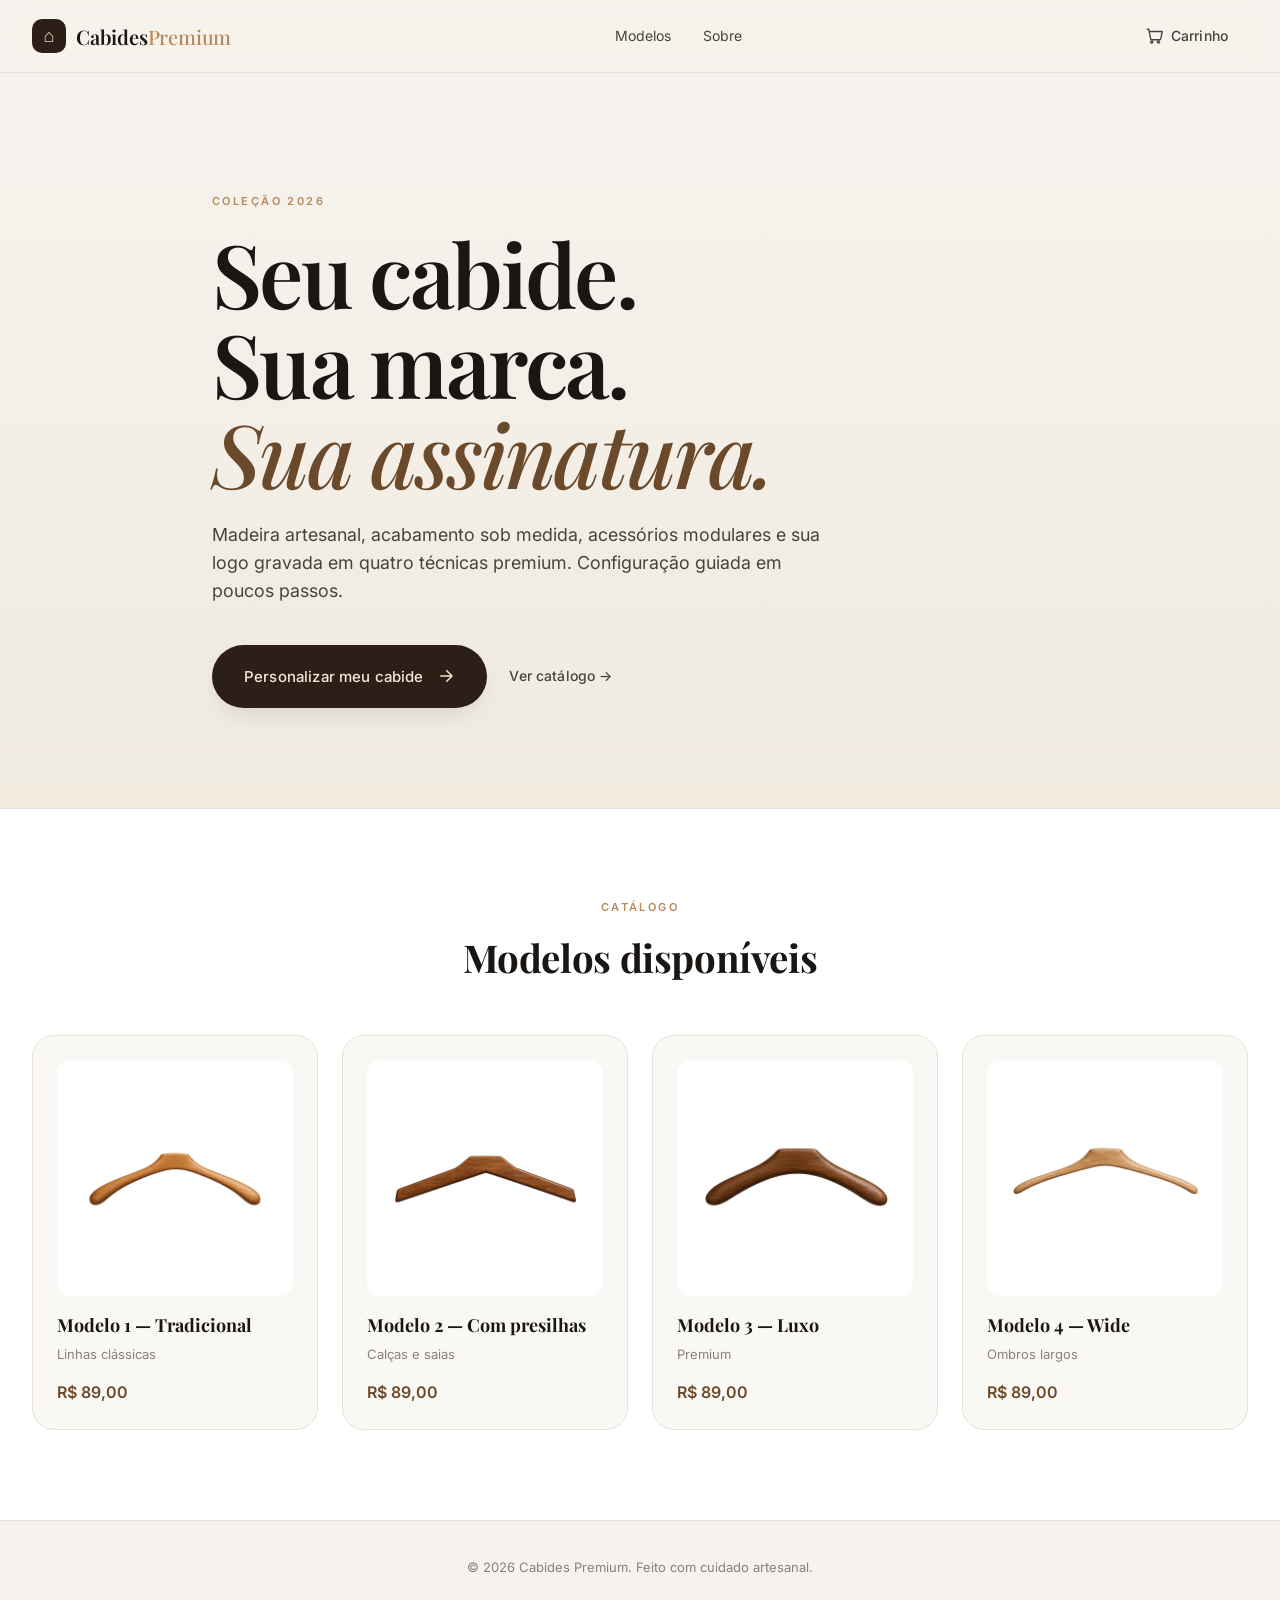
<file: index.html>
<!DOCTYPE html>
<html lang="pt-BR">
<head>
  <meta charset="UTF-8" />
  <meta name="viewport" content="width=device-width, initial-scale=1.0" />
  <title>Cabides Premium — Configurador</title>
  <link rel="preconnect" href="https://fonts.googleapis.com" />
  <link rel="preconnect" href="https://fonts.gstatic.com" crossorigin />
  <link href="https://fonts.googleapis.com/css2?family=Inter:wght@300;400;500;600;700&family=Playfair+Display:wght@500;600;700&display=swap" rel="stylesheet" />
  <link rel="stylesheet" href="./css/style.css" />
  <link rel="stylesheet" href="./css/style.additions.css" />
</head>
<body>
  <header class="site-header">
    <div class="container header-inner">
      <a href="#" class="brand">
        <span class="brand-mark">⌂</span>
        <span class="brand-name">Cabides<span>Premium</span></span>
      </a>
      <nav class="nav">
        <a href="#models">Modelos</a>
        <a href="#about">Sobre</a>
      </nav>
      <div class="header-actions">
        <button class="btn btn-ghost cart-trigger" id="cartBtn" aria-label="Abrir carrinho">
          <svg width="18" height="18" viewBox="0 0 24 24" fill="none" stroke="currentColor" stroke-width="1.8" stroke-linecap="round" stroke-linejoin="round"><path d="M3 3h2l2.4 12.3a2 2 0 0 0 2 1.7h9.7a2 2 0 0 0 2-1.6L23 6H6"/><circle cx="9" cy="20" r="1.5"/><circle cx="18" cy="20" r="1.5"/></svg>
          <span>Carrinho</span>
          <span class="cart-count" id="cartCount" hidden>0</span>
        </button>
      </div>
    </div>
  </header>

  <!-- =========== CART DRAWER (full) =========== -->
  <div class="drawer-backdrop" id="drawerBackdrop" hidden></div>
  <aside class="cart-drawer" id="cartDrawer" hidden aria-hidden="true">
    <header class="cart-drawer-head">
      <div>
        <p class="eyebrow">Sua sacola</p>
        <h2 id="cartDrawerTitle">Carrinho</h2>
      </div>
      <button class="icon-btn" id="cartCloseBtn" aria-label="Fechar carrinho">
        <svg width="18" height="18" viewBox="0 0 24 24" fill="none" stroke="currentColor" stroke-width="2" stroke-linecap="round"><path d="M6 6l12 12M18 6L6 18"/></svg>
      </button>
    </header>
    <div class="cart-drawer-body" id="cartDrawerBody">
      <div class="cart-empty" id="cartEmpty">
        <div class="cart-empty-icon">⌂</div>
        <h3>Sua sacola está vazia</h3>
        <p>Configure um cabide e adicione à sacola para começar.</p>
        <button class="btn btn-outline" id="cartEmptyCta">Configurar agora</button>
      </div>
      <ul class="cart-items" id="cartItems"></ul>
    </div>
    <footer class="cart-drawer-foot" id="cartDrawerFoot" hidden>
      <div class="cart-totals">
        <div class="cart-totals-row"><span>Subtotal</span><strong id="cartSubtotal">R$ 0,00</strong></div>
        <div class="cart-totals-row"><span>Frete</span><strong id="cartShipping">Grátis</strong></div>
        <div class="cart-totals-row total"><span>Total</span><strong id="cartTotal">R$ 0,00</strong></div>
      </div>
      <a class="btn btn-primary btn-block" id="checkoutBtn" href="./checkout.html">Finalizar pedido</a>
      <button class="btn btn-text" id="continueShoppingBtn">Continuar comprando</button>
    </footer>
  </aside>

  <!-- =========== MINI CART DRAWER (pós Add-to-Cart) =========== -->
  <div class="mini-cart-backdrop" id="miniCartBackdrop" hidden></div>
  <aside class="mini-cart-drawer" id="miniCartDrawer" hidden aria-hidden="true" role="dialog" aria-labelledby="miniCartTitle">
    <header class="mini-cart-head">
      <div class="mini-cart-head-text">
        <div class="mini-cart-check" aria-hidden="true">
          <svg width="18" height="18" viewBox="0 0 24 24" fill="none" stroke="currentColor" stroke-width="2.4" stroke-linecap="round" stroke-linejoin="round"><path d="M20 6L9 17l-5-5"/></svg>
        </div>
        <div>
          <p class="eyebrow">Adicionado à sacola</p>
          <h2 id="miniCartTitle">Produto adicionado</h2>
          <p class="mini-cart-sub">Seu cabide personalizado foi salvo no carrinho.</p>
        </div>
      </div>
      <button class="icon-btn" id="miniCartCloseBtn" aria-label="Fechar">
        <svg width="18" height="18" viewBox="0 0 24 24" fill="none" stroke="currentColor" stroke-width="2" stroke-linecap="round"><path d="M6 6l12 12M18 6L6 18"/></svg>
      </button>
    </header>

    <div class="mini-cart-body">
      <!-- Card do produto recém adicionado -->
      <article class="mini-cart-product" id="miniCartProduct">
        <div class="mini-cart-product-preview">
          <canvas id="miniCartCanvas"></canvas>
        </div>
        <div class="mini-cart-product-info">
          <p class="mini-cart-eyebrow" id="miniCartCategory">Adulto</p>
          <h3 id="miniCartModel">Modelo 1 — Tradicional</h3>

          <ul class="mini-cart-specs" id="miniCartSpecs"></ul>

          <div class="mini-cart-qty-row">
            <div class="qty-control mini-qty">
              <button data-mini-act="dec" aria-label="Diminuir">−</button>
              <span id="miniCartQty">1</span>
              <button data-mini-act="inc" aria-label="Aumentar">+</button>
            </div>
            <div class="mini-cart-price" id="miniCartPrice">R$ 89,00</div>
          </div>
        </div>
      </article>

      <!-- Resumo do carrinho -->
      <div class="mini-cart-summary">
        <div class="mini-cart-summary-row">
          <span>Itens na sacola</span>
          <strong id="miniCartItemsCount">1</strong>
        </div>
        <div class="mini-cart-summary-row total">
          <span>Subtotal</span>
          <strong id="miniCartSubtotal">R$ 89,00</strong>
        </div>
        <p class="mini-cart-shipping-note" id="miniCartShipNote">Frete grátis acima de R$ 200,00</p>
      </div>
    </div>

    <footer class="mini-cart-foot">
      <button class="btn btn-primary btn-block" id="miniCartCheckoutBtn">
        <span>Finalizar pedido</span>
        <svg width="16" height="16" viewBox="0 0 24 24" fill="none" stroke="currentColor" stroke-width="2" stroke-linecap="round" stroke-linejoin="round"><path d="M5 12h14M13 5l7 7-7 7"/></svg>
      </button>
      <button class="btn btn-outline btn-block" id="miniCartAnotherBtn">Personalizar outro cabide</button>
      <button class="btn btn-text btn-block" id="miniCartViewCartBtn">Ver sacola completa</button>
    </footer>
  </aside>

  <main>
    <section class="hero hero-minimal">
      <div class="container">
        <p class="eyebrow">Coleção 2026</p>
        <h1>Seu cabide.<br/>Sua marca.<br/><em>Sua assinatura.</em></h1>
        <p class="lead">Madeira artesanal, acabamento sob medida, acessórios modulares e sua logo gravada em quatro técnicas premium. Configuração guiada em poucos passos.</p>
        <div class="hero-cta">
          <button class="btn btn-hero" id="openConfigBtn">
            <span>Personalizar meu cabide</span>
            <svg width="18" height="18" viewBox="0 0 24 24" fill="none" stroke="currentColor" stroke-width="2" stroke-linecap="round" stroke-linejoin="round"><path d="M5 12h14M13 5l7 7-7 7"/></svg>
          </button>
          <a href="#models" class="btn btn-text-quiet">Ver catálogo →</a>
        </div>
      </div>
    </section>

    <section id="models" class="models-section">
      <div class="container">
        <p class="eyebrow center">Catálogo</p>
        <h2 class="section-title">Modelos disponíveis</h2>
        <div class="models-grid" id="modelsGrid"></div>
      </div>
    </section>
  </main>

  <footer class="site-footer">
    <div class="container"><p>© 2026 Cabides Premium. Feito com cuidado artesanal.</p></div>
  </footer>

  <!-- ================== WIZARD MODAL ================== -->
  <div class="wizard" id="wizard" hidden aria-hidden="true" role="dialog" aria-modal="true" aria-labelledby="wizardTitle">
    <div class="wizard-backdrop" data-wizard-close></div>

    <div class="wizard-frame">
      <header class="wizard-header">
        <div class="wizard-brand">
          <span class="brand-mark">⌂</span>
          <span class="brand-name">Cabides<span>Premium</span></span>
        </div>

        <ol class="wizard-progress" id="wizardProgress">
          <li data-step="1"><span class="dot"></span><span class="label">Modelo</span></li>
          <li data-step="2"><span class="dot"></span><span class="label">Cor</span></li>
          <li data-step="3"><span class="dot"></span><span class="label">Gancho</span></li>
          <li data-step="4"><span class="dot"></span><span class="label">Acessório</span></li>
          <li data-step="5"><span class="dot"></span><span class="label">Cor Metal</span></li>
          <li data-step="6"><span class="dot"></span><span class="label">Logo</span></li>
          <li data-step="7"><span class="dot"></span><span class="label">Resumo</span></li>
        </ol>

        <button class="icon-btn wizard-close" id="wizardCloseBtn" aria-label="Fechar configurador" data-wizard-close>
          <svg width="18" height="18" viewBox="0 0 24 24" fill="none" stroke="currentColor" stroke-width="2" stroke-linecap="round"><path d="M6 6l12 12M18 6L6 18"/></svg>
        </button>
      </header>

      <div class="wizard-body">
        <!-- PREVIEW persistente -->
        <div class="wizard-preview">
          <div class="preview-stage">
            <div class="preview-bg"></div>
            <div class="preview-canvas" id="previewCanvas">
              <div class="hanger-wrap" id="hangerWrap">
                <canvas id="hangerCanvas" class="hanger-canvas"></canvas>
                <div class="logo-overlay" id="logoOverlay" hidden>
                  <div class="logo-box" id="logoBox">
                    <span class="logo-handle logo-handle-move" data-handle="move" title="Mover"></span>
                    <span class="logo-handle logo-handle-resize" data-handle="resize" title="Redimensionar"></span>
                    <span class="logo-handle logo-handle-rotate" data-handle="rotate" title="Rotacionar"></span>
                  </div>
                </div>
              </div>
            </div>
            <div class="preview-meta">
              <div>
                <p class="meta-label">Configuração</p>
                <p class="meta-value" id="metaModel">Modelo 1 — Tradicional</p>
              </div>
              <div>
                <p class="meta-label">Total</p>
                <p class="meta-value meta-price" id="metaPrice">R$ 89,00</p>
              </div>
            </div>
          </div>
        </div>

        <!-- PAINEL dos steps -->
        <div class="wizard-content">
          <div class="wizard-steps" id="wizardSteps">

            <!-- STEP 1: MODELO -->
            <section class="wizard-step" data-step="1">
              <p class="step-eyebrow">Passo 01 · Modelo</p>
              <h2 id="wizardTitle" class="step-title">Escolha o cabide</h2>
              <p class="step-sub">Quatro modelos para cada categoria. Selecione o que mais combina com você.</p>
              <div class="model-options" id="modelOptions"></div>
            </section>

            <!-- STEP 2: COR -->
            <section class="wizard-step" data-step="2">
              <p class="step-eyebrow">Passo 02 · Acabamento</p>
              <h2 class="step-title">Selecione a cor da madeira</h2>
              <p class="step-sub">Quatro acabamentos premium fotografados em estúdio. A cor selecionada troca a imagem real do cabide.</p>
              <div class="option-grid colors" id="colorOptions"></div>
            </section>

            <!-- STEP 3: GANCHO -->
            <section class="wizard-step" data-step="3">
              <p class="step-eyebrow">Passo 03 · Gancho</p>
              <h2 class="step-title">Escolha o gancho</h2>
              <p class="step-sub">Detalhe que define o estilo. Clássico, Imperial ou Slim.</p>
              <div class="option-grid hooks" id="hookOptions"></div>
            </section>

            <!-- STEP 4: ACESSÓRIO -->
            <section class="wizard-step" data-step="4">
              <p class="step-eyebrow">Passo 04 · Acessório inferior</p>
              <h2 class="step-title">Adicione uma barra</h2>
              <p class="step-sub">Opcional. Barras metálicas para calças, saias ou peças delicadas.</p>
              <div class="option-grid accessories" id="accessoryOptions"></div>
            </section>

            <!-- STEP 5: METAL -->
            <section class="wizard-step" data-step="5">
              <p class="step-eyebrow">Passo 05 · Acabamento metálico</p>
              <h2 class="step-title">Cor do metal</h2>
              <p class="step-sub">O acabamento metálico é aplicado simultaneamente no gancho e no acessório inferior.</p>
              <div class="option-grid metals" id="metalOptions"></div>
            </section>

            <!-- STEP 6: LOGO -->
            <section class="wizard-step" data-step="6">
              <p class="step-eyebrow">Passo 06 · Logo personalizada</p>
              <h2 class="step-title">Adicione sua marca</h2>
              <p class="step-sub">Opcional. Suba um PNG transparente e ajuste posição, escala e técnica de gravação.</p>

              <div class="logo-uploader" id="logoUploader">
                <input type="file" id="logoInput" accept="image/png,image/jpeg,image/svg+xml" hidden />
                <div class="logo-drop" id="logoDrop">
                  <div class="logo-drop-icon">＋</div>
                  <p class="logo-drop-title">Arraste sua logo aqui</p>
                  <p class="logo-drop-hint">PNG transparente · até 2MB</p>
                  <button class="btn btn-outline" type="button" id="logoBrowseBtn">Selecionar arquivo</button>
                  <button class="btn btn-text" type="button" id="logoSkipBtn">Pular esta etapa</button>
                </div>
                <div class="logo-preview hidden" id="logoPreview">
                  <img id="logoThumb" alt="Logo" />
                  <div class="logo-preview-info">
                    <p class="logo-name" id="logoName">logo.png</p>
                    <p class="logo-status" id="logoStatus">Editando</p>
                  </div>
                </div>

                <div class="logo-saved-actions hidden" id="logoSavedActions">
                  <button class="btn btn-outline btn-block" id="logoEditBtn">Editar logo</button>
                  <button class="btn btn-text danger" id="logoRemoveBtn">Remover logo</button>
                </div>

                <div class="logo-editor hidden" id="logoEditor">
                  <div class="logo-modes logo-modes-2" id="logoModes" role="tablist" aria-label="Tipo de aplicação da logo">
                    <button class="mode-btn active" data-mode="laser" role="tab" aria-selected="true">
                      <span class="mode-dot mode-laser"></span>
                      <span class="mode-text">
                        <span class="mode-title">Laser</span>
                        <span class="mode-sub">Gravação na madeira</span>
                      </span>
                    </button>
                    <button class="mode-btn" data-mode="silk" role="tab" aria-selected="false">
                      <span class="mode-dot mode-silk"></span>
                      <span class="mode-text">
                        <span class="mode-title">Silk</span>
                        <span class="mode-sub">Impressão colorida</span>
                      </span>
                    </button>
                  </div>

                  <div class="laser-color-row" id="silkColorRow">
                    <label class="laser-color-label">Cor da impressão</label>
                    <div class="laser-swatches" id="silkSwatches">
                      <button type="button" class="laser-swatch active" data-color="#1a0e07" style="--c:#1a0e07" aria-label="Preto"></button>
                      <button type="button" class="laser-swatch" data-color="#ffffff" style="--c:#ffffff" aria-label="Branco"></button>
                      <button type="button" class="laser-swatch" data-color="#b8895a" style="--c:#b8895a" aria-label="Caramelo"></button>
                      <button type="button" class="laser-swatch" data-color="#c9a86a" style="--c:#c9a86a" aria-label="Dourado"></button>
                      <button type="button" class="laser-swatch" data-color="#b91c1c" style="--c:#b91c1c" aria-label="Vermelho"></button>
                      <label class="laser-swatch laser-swatch-custom" title="Cor personalizada">
                        <input type="color" id="ctrlSilkColor" value="#1a0e07" />
                        <span class="laser-swatch-custom-icon">+</span>
                      </label>
                    </div>
                  </div>

                  <div class="slider-row"><label>Tamanho<span id="valScale">22%</span></label><input type="range" id="ctrlScale" min="6" max="60" step="1" value="22" /></div>
                  <div class="slider-row" id="opacityRow"><label>Opacidade<span id="valOpacity">85%</span></label><input type="range" id="ctrlOpacity" min="15" max="100" step="1" value="85" /></div>
                  <div class="slider-row"><label>Posição horizontal<span id="valX">0</span></label><input type="range" id="ctrlX" min="-50" max="50" step="1" value="0" /></div>
                  <div class="slider-row"><label>Posição vertical<span id="valY">+5</span></label><input type="range" id="ctrlY" min="-50" max="50" step="1" value="5" /></div>
                  <div class="slider-row"><label>Rotação<span id="valRot">0°</span></label><input type="range" id="ctrlRot" min="-20" max="20" step="1" value="0" /></div>
                  <div class="editor-footer">
                    <button class="btn btn-ghost" id="logoCancelBtn">Cancelar</button>
                    <button class="btn btn-primary" id="logoSaveBtn">Salvar logo</button>
                  </div>
                </div>
              </div>
            </section>

            <!-- STEP 7: RESUMO -->
            <section class="wizard-step" data-step="7">
              <p class="step-eyebrow">Passo 07 · Resumo</p>
              <h2 class="step-title">Revise sua configuração</h2>
              <p class="step-sub">Confira tudo antes de adicionar à sacola.</p>

              <div class="edit-banner hidden" id="editBanner">
                <div>
                  <p class="edit-banner-title">Editando item do carrinho</p>
                  <p class="edit-banner-sub" id="editBannerSub">Ajuste e salve para atualizar.</p>
                </div>
                <button class="btn btn-text" id="editCancelBtn">Cancelar edição</button>
              </div>

              <div class="summary">
                <h3>Sua configuração</h3>
                <ul id="summaryList"></ul>
                <div class="summary-total"><span>Total</span><strong id="summaryTotal">R$ 89,00</strong></div>
              </div>
            </section>

          </div>
        </div>
      </div>

      <footer class="wizard-footer">
        <button class="btn btn-ghost" id="wizardBackBtn">
          <svg width="16" height="16" viewBox="0 0 24 24" fill="none" stroke="currentColor" stroke-width="2" stroke-linecap="round" stroke-linejoin="round"><path d="M19 12H5M12 19l-7-7 7-7"/></svg>
          <span>Voltar</span>
        </button>
        <div class="wizard-step-indicator">
          <span id="wizardStepNum">1</span> de 7
        </div>
        <button class="btn btn-primary" id="wizardNextBtn">
          <span id="wizardNextLabel">Continuar</span>
          <svg width="16" height="16" viewBox="0 0 24 24" fill="none" stroke="currentColor" stroke-width="2" stroke-linecap="round" stroke-linejoin="round"><path d="M5 12h14M13 5l7 7-7 7"/></svg>
        </button>
      </footer>
    </div>
  </div>

  <div class="toast" id="toast"></div>

  <script src="./js/script.js"></script>
</body>
</html>
</file>
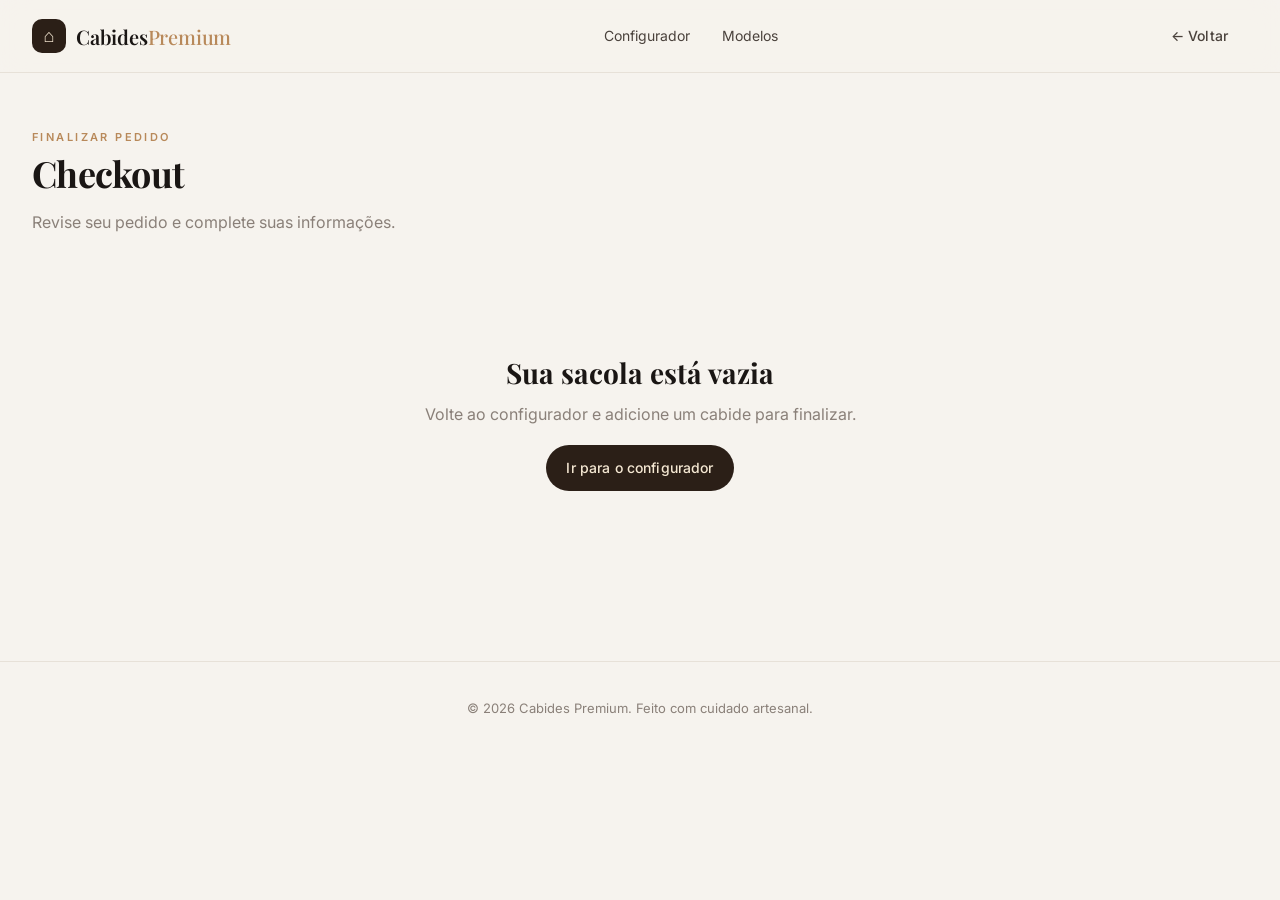
<file: checkout.html>
<!DOCTYPE html>
<html lang="pt-BR">
<head>
  <meta charset="UTF-8" />
  <meta name="viewport" content="width=device-width, initial-scale=1.0" />
  <title>Checkout — Cabides Premium</title>
  <link rel="preconnect" href="https://fonts.googleapis.com" />
  <link rel="preconnect" href="https://fonts.gstatic.com" crossorigin />
  <link href="https://fonts.googleapis.com/css2?family=Inter:wght@300;400;500;600;700&family=Playfair+Display:wght@500;600;700&display=swap" rel="stylesheet" />
  <link rel="stylesheet" href="./css/style.css" />
</head>
<body>
  <header class="site-header">
    <div class="container header-inner">
      <a href="./index.html" class="brand">
        <span class="brand-mark">⌂</span>
        <span class="brand-name">Cabides<span>Premium</span></span>
      </a>
      <nav class="nav">
        <a href="./index.html">Configurador</a>
        <a href="./index.html#models">Modelos</a>
      </nav>
      <div class="header-actions">
        <a class="btn btn-ghost" href="./index.html">← Voltar</a>
      </div>
    </div>
  </header>

  <main class="checkout-main">
    <div class="container">
      <p class="eyebrow">Finalizar pedido</p>
      <h1 class="checkout-title">Checkout</h1>
      <p class="checkout-sub">Revise seu pedido e complete suas informações.</p>

      <div id="checkoutRoot"></div>
    </div>
  </main>

  <footer class="site-footer">
    <div class="container"><p>© 2026 Cabides Premium. Feito com cuidado artesanal.</p></div>
  </footer>

  <div class="toast" id="toast"></div>

  <script src="./js/checkout.js"></script>
</body>
</html>
</file>
<file: css/style.css>
/* =========================================================
   Cabides Premium — Design System
   ========================================================= */
:root {
  --bg: #f6f3ee;
  --bg-elev: #ffffff;
  --surface: #faf8f5;
  --ink: #1a1614;
  --ink-2: #4a423c;
  --ink-3: #8a8079;
  --line: #e7e1d8;
  --line-2: #efeae2;
  --brand: #2b1f17;
  --brand-2: #6b4a2b;
  --accent: #b8895a;
  --gold: #c9a86a;
  --radius-sm: 8px;
  --radius: 14px;
  --radius-lg: 22px;
  --radius-xl: 28px;
  --shadow-sm: 0 1px 2px rgba(20, 14, 8, 0.05);
  --shadow: 0 10px 30px -12px rgba(20, 14, 8, 0.18);
  --shadow-lg: 0 30px 80px -30px rgba(20, 14, 8, 0.35);
  --ease: cubic-bezier(0.22, 1, 0.36, 1);
  --t-fast: 180ms var(--ease);
  --t: 320ms var(--ease);
  --t-slow: 600ms var(--ease);
  --font-sans: "Inter", -apple-system, BlinkMacSystemFont, "Segoe UI", sans-serif;
  --font-display: "Playfair Display", Georgia, serif;
  --container: 1280px;
}

* { box-sizing: border-box; margin: 0; padding: 0; }
html, body { height: 100%; }
body {
  font-family: var(--font-sans);
  color: var(--ink);
  background: var(--bg);
  line-height: 1.55;
  -webkit-font-smoothing: antialiased;
  text-rendering: optimizeLegibility;
}
img { max-width: 100%; display: block; }
button { font: inherit; cursor: pointer; border: none; background: none; color: inherit; }
a { color: inherit; text-decoration: none; }
ul { list-style: none; }

.container {
  width: 100%;
  max-width: var(--container);
  margin: 0 auto;
  padding: 0 32px;
}

/* ============ HEADER ============ */
.site-header {
  position: sticky; top: 0; z-index: 50;
  background: rgba(246, 243, 238, 0.85);
  backdrop-filter: saturate(180%) blur(14px);
  -webkit-backdrop-filter: saturate(180%) blur(14px);
  border-bottom: 1px solid var(--line);
}
.header-inner { display: flex; align-items: center; justify-content: space-between; height: 72px; }
.brand { display: flex; align-items: center; gap: 10px; font-weight: 600; }
.brand-mark {
  width: 34px; height: 34px;
  display: grid; place-items: center;
  background: var(--brand); color: #f5e8d3;
  border-radius: 10px; font-size: 18px;
}
.brand-name { font-family: var(--font-display); font-size: 20px; letter-spacing: -0.01em; }
.brand-name span { color: var(--accent); font-weight: 500; }
.nav { display: flex; gap: 32px; }
.nav a { font-size: 14px; color: var(--ink-2); transition: color var(--t-fast); }
.nav a:hover { color: var(--ink); }

/* ============ BUTTONS ============ */
.btn {
  display: inline-flex; align-items: center; justify-content: center; gap: 8px;
  padding: 12px 20px; border-radius: 999px;
  font-size: 14px; font-weight: 500; letter-spacing: 0.01em;
  transition: transform var(--t-fast), background var(--t-fast), color var(--t-fast), box-shadow var(--t-fast);
  white-space: nowrap;
}
.btn:active { transform: scale(0.97); }
.btn-primary { background: var(--brand); color: #f5e8d3; }
.btn-primary:hover { background: #000; box-shadow: var(--shadow); }
.btn-outline { border: 1px solid var(--line); background: #fff; color: var(--ink); }
.btn-outline:hover { border-color: var(--ink); }
.btn-ghost { background: transparent; color: var(--ink-2); }
.btn-ghost:hover { background: var(--line-2); color: var(--ink); }
.btn-text { padding: 4px 0; color: var(--accent); font-size: 13px; }
.btn-text:hover { color: var(--brand-2); text-decoration: underline; }
.btn-text.danger { color: #b54a3a; }
.btn-text.danger:hover { color: #8a3528; }
.btn-block { width: 100%; padding: 16px 20px; font-size: 15px; }

/* ============ HERO ============ */
.hero { padding: 80px 0 40px; text-align: center; }
.eyebrow {
  text-transform: uppercase; letter-spacing: 0.22em;
  font-size: 11px; color: var(--accent); font-weight: 600;
}
.eyebrow.center { display: block; text-align: center; margin-bottom: 12px; }
.hero h1 {
  font-family: var(--font-display);
  font-size: clamp(36px, 5vw, 64px);
  line-height: 1.05; letter-spacing: -0.02em;
  margin: 14px auto 16px; max-width: 14ch; font-weight: 600;
}
.lead { color: var(--ink-2); font-size: clamp(15px, 1.4vw, 18px); max-width: 52ch; margin: 0 auto; }

/* ============ CONFIGURATOR ============ */
.configurator { padding: 40px 0 100px; }
.config-grid {
  display: grid;
  grid-template-columns: minmax(0, 1.25fr) minmax(360px, 460px);
  gap: 40px; align-items: start;
}
.preview-card {
  position: sticky; top: 96px;
  background: var(--bg-elev);
  border-radius: var(--radius-xl);
  box-shadow: var(--shadow);
  overflow: hidden;
}
.preview-stage { position: relative; padding: 32px; }
.preview-bg {
  position: absolute; inset: 0;
  background: radial-gradient(120% 80% at 50% 0%, #fbf6ee 0%, #f1eadf 60%, #ece3d5 100%);
  pointer-events: none;
}
.preview-canvas {
  position: relative; z-index: 1;
  aspect-ratio: 4 / 3;
  display: grid; place-items: center; overflow: hidden;
}
.hanger-wrap {
  position: relative;
  width: min(82%, 620px);
  aspect-ratio: 3 / 2;
  display: grid; place-items: center;
  filter: drop-shadow(0 30px 30px rgba(0,0,0,0.15));
  transition: opacity var(--t);
}
.hanger-canvas { width: 100%; height: 100%; display: block; object-fit: contain; }
.hanger-wrap.swapping { opacity: 0; transform: translateY(6px); }

/* ============ LOGO OVERLAY (editor) ============ */
.logo-overlay {
  position: absolute; inset: 0;
  pointer-events: none;
}
.logo-box {
  position: absolute;
  border: 1.5px dashed rgba(184, 137, 90, 0.85);
  border-radius: 4px;
  pointer-events: auto;
  cursor: grab;
  transform-origin: center;
  transition: border-color var(--t-fast), box-shadow var(--t-fast);
  box-shadow: 0 0 0 1px rgba(255,255,255,0.4);
}
.logo-box:hover { border-color: var(--accent); }
.logo-box.dragging { cursor: grabbing; border-color: var(--ink); }
.logo-handle {
  position: absolute;
  width: 14px; height: 14px;
  background: #fff;
  border: 1.5px solid var(--accent);
  border-radius: 50%;
  box-shadow: 0 2px 6px rgba(0,0,0,0.18);
  pointer-events: auto;
}
.logo-handle-move { display: none; }
.logo-handle-resize {
  right: -8px; bottom: -8px;
  cursor: nwse-resize;
}
.logo-handle-rotate {
  top: -22px; left: 50%; transform: translateX(-50%);
  cursor: grab;
  background: var(--accent);
  border-color: #fff;
}

.preview-meta {
  position: relative; z-index: 1;
  display: flex; justify-content: space-between; align-items: flex-end;
  padding-top: 24px; border-top: 1px solid var(--line-2); margin-top: 12px;
}
.meta-label {
  font-size: 11px; text-transform: uppercase; letter-spacing: 0.18em;
  color: var(--ink-3); margin-bottom: 6px;
}
.meta-value { font-family: var(--font-display); font-size: 22px; }
.meta-price { color: var(--brand-2); }

/* ----- sidebar ----- */
.config-sidebar { display: flex; flex-direction: column; gap: 28px; }
.config-section {
  background: var(--bg-elev);
  border-radius: var(--radius-lg);
  padding: 24px;
  border: 1px solid var(--line);
}
.section-head { display: flex; align-items: center; gap: 12px; margin-bottom: 18px; }
.section-head h2 { font-family: var(--font-display); font-size: 18px; font-weight: 600; }
.step {
  font-size: 11px; font-weight: 600; letter-spacing: 0.2em;
  color: var(--accent); background: #f5ecdf;
  padding: 4px 10px; border-radius: 999px;
}

/* ============ OPTION GRIDS ============ */
.option-grid { display: grid; gap: 12px; }
.option-grid.models { grid-template-columns: repeat(2, 1fr); }
.option-grid.hooks { grid-template-columns: repeat(2, 1fr); }
.option-grid.finishes { grid-template-columns: repeat(4, 1fr); }

.option {
  position: relative;
  border: 1.5px solid var(--line);
  background: var(--surface);
  border-radius: var(--radius);
  padding: 12px; text-align: left;
  transition: border-color var(--t-fast), transform var(--t-fast), box-shadow var(--t-fast), background var(--t-fast);
  display: flex; flex-direction: column; gap: 8px;
}
.option:hover { border-color: var(--ink-3); transform: translateY(-2px); box-shadow: var(--shadow-sm); }
.option.active {
  border-color: var(--ink); background: #fff;
  box-shadow: 0 0 0 3px rgba(184, 137, 90, 0.18);
}
.option-thumb {
  aspect-ratio: 1; background: #fff;
  border-radius: 10px;
  display: grid; place-items: center; overflow: hidden;
}
.option-thumb img { width: 86%; height: 86%; object-fit: contain; }
.option-label { font-size: 13px; font-weight: 500; }
.option-sub { font-size: 11px; color: var(--ink-3); }

.swatch {
  width: 100%; aspect-ratio: 1;
  border-radius: 999px; border: 2px solid #fff;
  box-shadow: 0 0 0 1px var(--line), inset 0 -8px 16px rgba(0,0,0,0.18);
}
.option.swatch-option { padding: 10px; align-items: center; }
.option.swatch-option .option-label { text-align: center; }

/* ============ LOGO UPLOADER ============ */
.logo-drop {
  border: 1.5px dashed var(--line);
  border-radius: var(--radius);
  padding: 28px 20px; text-align: center;
  transition: border-color var(--t-fast), background var(--t-fast);
  background: var(--surface);
}
.logo-drop.dragover { border-color: var(--accent); background: #fbf3e6; }
.logo-drop-icon {
  width: 44px; height: 44px;
  margin: 0 auto 12px;
  display: grid; place-items: center;
  background: #fff; border-radius: 50%;
  color: var(--accent); font-size: 22px;
  box-shadow: var(--shadow-sm);
}
.logo-drop-title { font-size: 14px; font-weight: 500; }
.logo-drop-hint { font-size: 12px; color: var(--ink-3); margin: 4px 0 14px; }
.logo-preview {
  display: flex; align-items: center; gap: 14px;
  padding: 14px; background: var(--surface);
  border: 1px solid var(--line);
  border-radius: var(--radius);
}
.logo-preview img {
  width: 56px; height: 56px; object-fit: contain;
  background: #fff; border-radius: 10px; padding: 6px;
}
.logo-preview-info { flex: 1; }
.logo-preview-actions { display: flex; gap: 14px; }
.logo-name { font-size: 13px; font-weight: 500; margin-bottom: 4px; }
.logo-status {
  font-size: 11px; text-transform: uppercase; letter-spacing: 0.18em;
  color: var(--accent); font-weight: 600;
}
.logo-status.saved { color: #2d7a4f; }

/* Ações no estado salvo */
.logo-saved-actions {
  margin-top: 14px;
  display: flex; flex-direction: column; gap: 10px;
  align-items: stretch; text-align: center;
  animation: logoFadeIn var(--t) var(--ease);
}
.logo-saved-actions .btn-text { align-self: center; }

/* Editor footer (Salvar / Cancelar) */
.editor-footer {
  display: flex; gap: 10px; justify-content: flex-end;
  padding-top: 14px; margin-top: 4px;
  border-top: 1px solid var(--line-2);
}
.editor-footer .btn-primary { flex: 1; }

/* Transições do editor */
.logo-editor {
  animation: logoFadeIn var(--t) var(--ease);
}
.logo-editor.closing {
  animation: logoFadeOut var(--t-fast) var(--ease) forwards;
}

/* Overlay com fade ao esconder/mostrar */
.logo-overlay {
  transition: opacity var(--t) var(--ease);
  opacity: 1;
}
.logo-overlay.locked { opacity: 0; pointer-events: none; }
.logo-overlay.locked .logo-box { pointer-events: none; }

@keyframes logoFadeIn {
  from { opacity: 0; transform: translateY(6px); }
  to   { opacity: 1; transform: translateY(0); }
}
@keyframes logoFadeOut {
  from { opacity: 1; transform: translateY(0); }
  to   { opacity: 0; transform: translateY(-4px); }
}

.hidden { display: none !important; }

/* ============ LOGO EDITOR (mode + sliders) ============ */
.logo-editor {
  margin-top: 16px;
  padding: 16px;
  border: 1px solid var(--line);
  border-radius: var(--radius);
  background: linear-gradient(180deg, #fff, var(--surface));
  display: flex; flex-direction: column; gap: 14px;
}
.logo-modes {
  display: grid;
  grid-template-columns: repeat(2, 1fr);
  gap: 10px;
}
.logo-modes-2 { grid-template-columns: repeat(2, 1fr); }
.mode-btn {
  display: flex; align-items: center; gap: 12px;
  padding: 14px 14px;
  border: 1.5px solid var(--line);
  border-radius: 12px;
  background: #fff;
  font-size: 13px; font-weight: 500;
  color: var(--ink-2);
  text-align: left;
  transition: border-color var(--t-fast), color var(--t-fast), background var(--t-fast), box-shadow var(--t-fast), transform var(--t-fast);
}
.mode-btn:hover { border-color: var(--ink-3); color: var(--ink); transform: translateY(-1px); }
.mode-btn.active {
  border-color: var(--ink); color: var(--ink); background: #fff;
  box-shadow: 0 0 0 3px rgba(184, 137, 90, 0.18);
}
.mode-btn .mode-text { display: flex; flex-direction: column; gap: 2px; line-height: 1.15; }
.mode-btn .mode-title { font-family: var(--font-display); font-size: 15px; color: var(--ink); }
.mode-btn .mode-sub { font-size: 11px; color: var(--ink-3); letter-spacing: 0.02em; }
.mode-dot {
  width: 22px; height: 22px; border-radius: 6px;
  box-shadow: inset 0 0 0 1px rgba(0,0,0,0.1);
  flex-shrink: 0;
}
.mode-laser { background: linear-gradient(135deg, #4b2e1a, #1a0e07); }
.mode-silk  { background: linear-gradient(135deg, #e8e3d8, #b8895a); }

/* Laser color picker */
.laser-color-row {
  display: flex; flex-direction: column; gap: 10px;
  padding: 14px;
  background: var(--surface);
  border: 1px solid var(--line);
  border-radius: 12px;
}
.laser-color-row.hidden { display: none; }
.laser-color-label {
  font-size: 12px; font-weight: 500; color: var(--ink-2);
  letter-spacing: 0.04em; text-transform: uppercase;
}
.laser-swatches { display: flex; flex-wrap: wrap; gap: 10px; }
.laser-swatch {
  width: 32px; height: 32px; border-radius: 50%;
  background: var(--c, #000);
  border: 2px solid #fff;
  box-shadow: 0 0 0 1.5px var(--line);
  cursor: pointer; padding: 0;
  transition: transform var(--t-fast), box-shadow var(--t-fast);
  position: relative;
}
.laser-swatch:hover { transform: scale(1.08); }
.laser-swatch.active {
  box-shadow: 0 0 0 2px var(--ink);
  transform: scale(1.05);
}
.laser-swatch-custom {
  background: conic-gradient(from 0deg, #ff5f6d, #ffc371, #47e2a0, #2bc0e4, #8a2be2, #ff5f6d);
  display: grid; place-items: center;
  overflow: hidden;
}
.laser-swatch-custom input[type="color"] {
  position: absolute; inset: 0; opacity: 0; cursor: pointer; border: 0; padding: 0;
}
.laser-swatch-custom-icon {
  color: #fff; font-weight: 600; font-size: 16px; line-height: 1;
  text-shadow: 0 1px 2px rgba(0,0,0,0.35);
}

.slider-row.hidden { display: none; }

.slider-row { display: flex; flex-direction: column; gap: 6px; }
.slider-row label {
  display: flex; justify-content: space-between;
  font-size: 12px; color: var(--ink-2); font-weight: 500;
}
.slider-row label span { color: var(--ink-3); font-variant-numeric: tabular-nums; }
.slider-row input[type="range"] {
  -webkit-appearance: none; appearance: none;
  width: 100%; height: 4px; border-radius: 999px;
  background: var(--line);
  outline: none;
}
.slider-row input[type="range"]::-webkit-slider-thumb {
  -webkit-appearance: none; appearance: none;
  width: 18px; height: 18px; border-radius: 50%;
  background: var(--ink); border: 2px solid #fff;
  box-shadow: 0 2px 6px rgba(0,0,0,0.25);
  cursor: pointer; transition: transform var(--t-fast);
}
.slider-row input[type="range"]::-webkit-slider-thumb:hover { transform: scale(1.1); }
.slider-row input[type="range"]::-moz-range-thumb {
  width: 18px; height: 18px; border-radius: 50%;
  background: var(--ink); border: 2px solid #fff;
  box-shadow: 0 2px 6px rgba(0,0,0,0.25);
  cursor: pointer;
}

/* ============ SUMMARY ============ */
.summary {
  background: var(--brand); color: #f5e8d3;
  border-radius: var(--radius-lg); padding: 22px;
}
.summary h3 { font-family: var(--font-display); font-size: 18px; margin-bottom: 14px; font-weight: 600; }
.summary ul { display: flex; flex-direction: column; gap: 8px; margin-bottom: 18px; }
.summary li { display: flex; justify-content: space-between; font-size: 13px; color: #d8c7a8; }
.summary li strong { color: #fff; font-weight: 500; }
.summary-total {
  display: flex; justify-content: space-between; align-items: baseline;
  padding: 14px 0;
  border-top: 1px solid rgba(255,255,255,0.12);
  margin-bottom: 0;
}
.summary-total strong { font-family: var(--font-display); font-size: 22px; color: var(--gold); }

/* ============ MODELS SECTION ============ */
.models-section {
  background: var(--bg-elev);
  padding: 90px 0;
  border-top: 1px solid var(--line);
}
.section-title {
  font-family: var(--font-display);
  font-size: clamp(28px, 3vw, 40px);
  text-align: center; margin-bottom: 48px; letter-spacing: -0.01em;
}
.models-grid { display: grid; grid-template-columns: repeat(4, 1fr); gap: 24px; }
.model-card {
  background: var(--surface);
  border-radius: var(--radius-lg);
  padding: 24px;
  transition: transform var(--t), box-shadow var(--t);
  border: 1px solid var(--line);
}
.model-card:hover { transform: translateY(-4px); box-shadow: var(--shadow); }
.model-card .thumb {
  aspect-ratio: 1; display: grid; place-items: center;
  background: #fff; border-radius: var(--radius); margin-bottom: 16px;
}
.model-card .thumb img { width: 80%; height: 80%; object-fit: contain; }
.model-card h3 { font-family: var(--font-display); font-size: 18px; margin-bottom: 4px; }
.model-card p { font-size: 13px; color: var(--ink-3); margin-bottom: 12px; }
.model-card .price { font-weight: 600; color: var(--brand-2); }

/* ============ FOOTER ============ */
.site-footer {
  padding: 36px 0;
  border-top: 1px solid var(--line);
  text-align: center; color: var(--ink-3); font-size: 13px;
}

/* ============ TOAST ============ */
.toast {
  position: fixed; bottom: 32px; left: 50%;
  transform: translateX(-50%) translateY(20px);
  background: var(--brand); color: #f5e8d3;
  padding: 14px 22px; border-radius: 999px;
  font-size: 14px; box-shadow: var(--shadow-lg);
  opacity: 0; pointer-events: none;
  transition: opacity var(--t), transform var(--t);
  z-index: 100;
}
.toast.show { opacity: 1; transform: translateX(-50%) translateY(0); }

/* ============ RESPONSIVE ============ */
@media (max-width: 1100px) {
  .config-grid { grid-template-columns: 1fr; }
  .preview-card { position: relative; top: 0; }
  .models-grid { grid-template-columns: repeat(2, 1fr); }
}
@media (max-width: 720px) {
  .container { padding: 0 20px; }
  .nav { display: none; }
  .hero { padding: 48px 0 24px; }
  .configurator { padding: 24px 0 60px; }
  .preview-stage { padding: 20px; }
  .config-section { padding: 18px; }
  .option-grid.finishes { grid-template-columns: repeat(4, 1fr); }
  .logo-modes { grid-template-columns: repeat(2, 1fr); }
  .models-grid { grid-template-columns: 1fr; }
  .preview-meta { flex-direction: column; align-items: flex-start; gap: 16px; }
}
/* ============================================================
   CART / DRAWER / CHECKOUT — premium e-commerce layer
   ============================================================ */
.header-actions { display: flex; align-items: center; gap: 10px; }

.cart-trigger { position: relative; }
.cart-trigger .cart-count {
  display: inline-grid; place-items: center;
  min-width: 20px; height: 20px; padding: 0 6px;
  border-radius: 999px;
  background: var(--brand); color: #f5e8d3;
  font-size: 11px; font-weight: 600;
  margin-left: 2px;
  animation: countPop var(--t) var(--ease);
}
@keyframes countPop {
  0% { transform: scale(0.6); opacity: 0; }
  60% { transform: scale(1.15); }
  100% { transform: scale(1); opacity: 1; }
}

.icon-btn {
  width: 36px; height: 36px; display: grid; place-items: center;
  border-radius: 10px; color: var(--ink-2);
  transition: background var(--t-fast), color var(--t-fast);
}
.icon-btn:hover { background: var(--surface); color: var(--ink); }

/* Backdrop */
.drawer-backdrop {
  position: fixed; inset: 0; z-index: 90;
  background: rgba(20, 14, 8, 0.42);
  backdrop-filter: blur(2px);
  opacity: 0;
  transition: opacity var(--t);
}
.drawer-backdrop.open { opacity: 1; }

/* Drawer */
.cart-drawer {
  position: fixed; top: 0; right: 0; bottom: 0;
  width: min(440px, 100vw);
  background: var(--bg-elev);
  z-index: 100;
  display: flex; flex-direction: column;
  box-shadow: var(--shadow-lg);
  transform: translateX(100%);
  transition: transform 360ms var(--ease);
}
.cart-drawer.open { transform: translateX(0); }

.cart-drawer-head {
  display: flex; align-items: flex-start; justify-content: space-between;
  padding: 24px 24px 18px;
  border-bottom: 1px solid var(--line);
}
.cart-drawer-head h2 {
  font-family: var(--font-display); font-size: 24px; letter-spacing: -0.01em;
  margin-top: 4px;
}
.cart-drawer-head .eyebrow { font-size: 11px; }

.cart-drawer-body {
  flex: 1; overflow-y: auto; padding: 8px 24px 24px;
  scrollbar-width: thin;
}

.cart-empty {
  display: flex; flex-direction: column; align-items: center; justify-content: center;
  text-align: center; padding: 60px 12px; gap: 12px;
  color: var(--ink-2);
}
.cart-empty-icon {
  width: 72px; height: 72px; border-radius: 50%;
  background: var(--surface); color: var(--ink-3);
  display: grid; place-items: center; font-size: 32px;
  margin-bottom: 4px;
}
.cart-empty h3 { font-family: var(--font-display); font-size: 20px; color: var(--ink); }
.cart-empty p { font-size: 14px; color: var(--ink-3); max-width: 260px; }

.cart-items { display: flex; flex-direction: column; gap: 14px; padding-top: 16px; }
.cart-item {
  display: grid;
  grid-template-columns: 96px 1fr;
  gap: 14px;
  padding: 14px;
  background: var(--surface);
  border: 1px solid var(--line);
  border-radius: var(--radius);
  transition: border-color var(--t-fast), box-shadow var(--t-fast), transform var(--t-fast);
  animation: itemIn 320ms var(--ease);
}
.cart-item:hover { border-color: var(--ink-3); box-shadow: var(--shadow-sm); }
.cart-item.editing { border-color: var(--accent); box-shadow: 0 0 0 3px rgba(184,137,90,0.18); }
@keyframes itemIn {
  from { opacity: 0; transform: translateY(6px); }
  to { opacity: 1; transform: translateY(0); }
}

.cart-item-thumb {
  width: 96px; height: 96px; border-radius: 10px;
  background: #fff; display: grid; place-items: center;
  overflow: hidden; border: 1px solid var(--line-2);
}
.cart-item-thumb canvas { width: 100%; height: 100%; display: block; }

.cart-item-body { display: flex; flex-direction: column; gap: 6px; min-width: 0; }
.cart-item-title {
  font-family: var(--font-display); font-size: 16px; color: var(--ink);
  letter-spacing: -0.005em;
  display: flex; justify-content: space-between; gap: 8px; align-items: baseline;
}
.cart-item-title strong { font-weight: 500; }
.cart-item-title .price { font-family: var(--font-sans); font-size: 14px; color: var(--ink); font-weight: 600; }

.cart-item-meta {
  display: flex; flex-wrap: wrap; gap: 4px 10px;
  font-size: 12px; color: var(--ink-3);
}
.cart-item-meta span::after { content: "·"; margin-left: 10px; color: var(--line); }
.cart-item-meta span:last-child::after { display: none; }

.cart-item-actions {
  display: flex; align-items: center; justify-content: space-between;
  margin-top: 4px; gap: 8px;
}
.qty-control {
  display: inline-flex; align-items: center;
  border: 1px solid var(--line);
  border-radius: 999px; background: #fff;
  overflow: hidden;
}
.qty-control button {
  width: 28px; height: 28px; display: grid; place-items: center;
  font-size: 15px; color: var(--ink-2);
  transition: background var(--t-fast);
}
.qty-control button:hover { background: var(--surface); color: var(--ink); }
.qty-control span {
  min-width: 26px; text-align: center; font-size: 13px; font-weight: 500;
  font-variant-numeric: tabular-nums;
}
.cart-item-links { display: flex; gap: 10px; }
.cart-item-links button {
  font-size: 12px; color: var(--ink-3);
  transition: color var(--t-fast);
}
.cart-item-links button:hover { color: var(--ink); }
.cart-item-links button.danger:hover { color: #b94a3a; }

.cart-drawer-foot {
  padding: 18px 24px 24px;
  border-top: 1px solid var(--line);
  background: var(--bg-elev);
  display: flex; flex-direction: column; gap: 10px;
}
.cart-totals { display: flex; flex-direction: column; gap: 6px; margin-bottom: 6px; }
.cart-totals-row {
  display: flex; justify-content: space-between;
  font-size: 13px; color: var(--ink-2);
}
.cart-totals-row strong { color: var(--ink); font-weight: 500; }
.cart-totals-row.total {
  padding-top: 10px; margin-top: 4px;
  border-top: 1px solid var(--line);
  font-size: 15px;
}
.cart-totals-row.total strong {
  font-family: var(--font-display); font-size: 22px; color: var(--ink);
}
#continueShoppingBtn { align-self: center; }

/* Edit banner (configurador em modo edição) */
.edit-banner {
  display: flex; align-items: center; justify-content: space-between; gap: 12px;
  padding: 14px 18px;
  margin-bottom: 14px;
  background: linear-gradient(135deg, #fff8ec, #fbe9c8);
  border: 1px solid #e6cf9a;
  border-radius: var(--radius);
  animation: logoFadeIn var(--t) var(--ease);
}
.edit-banner-title { font-size: 13px; font-weight: 600; color: var(--brand); }
.edit-banner-sub { font-size: 12px; color: var(--ink-2); }

/* Btn text variants */
.btn-text {
  background: transparent; color: var(--ink-2);
  padding: 8px 4px; font-size: 13px;
  transition: color var(--t-fast);
}
.btn-text:hover { color: var(--ink); }
.btn-text.danger:hover { color: #b94a3a; }

/* ============================================================
   CHECKOUT PAGE
   ============================================================ */
.checkout-main { padding: 56px 0 90px; }
.checkout-grid {
  display: grid; grid-template-columns: 1.4fr 1fr; gap: 48px;
  align-items: start;
}
.checkout-title { font-family: var(--font-display); font-size: 36px; letter-spacing: -0.02em; margin-bottom: 8px; }
.checkout-sub { color: var(--ink-3); margin-bottom: 36px; }

.checkout-section {
  background: var(--bg-elev); border: 1px solid var(--line);
  border-radius: var(--radius-lg); padding: 28px; margin-bottom: 20px;
}
.checkout-section h3 {
  font-family: var(--font-display); font-size: 20px; margin-bottom: 18px;
  display: flex; align-items: center; gap: 12px;
}
.checkout-section h3 .step {
  width: 28px; height: 28px; border-radius: 50%;
  background: var(--brand); color: #f5e8d3;
  display: grid; place-items: center; font-size: 12px; font-family: var(--font-sans);
  font-weight: 600;
}
.field-grid { display: grid; gap: 14px; }
.field-grid.two { grid-template-columns: 1fr 1fr; }
.field-grid.three { grid-template-columns: 2fr 1fr 1fr; }

.field { display: flex; flex-direction: column; gap: 6px; }
.field label { font-size: 12px; color: var(--ink-2); font-weight: 500; }
.field input, .field select {
  font: inherit; padding: 12px 14px;
  border: 1px solid var(--line); border-radius: 10px;
  background: #fff; color: var(--ink);
  transition: border-color var(--t-fast), box-shadow var(--t-fast);
}
.field input:focus, .field select:focus {
  outline: none; border-color: var(--accent);
  box-shadow: 0 0 0 3px rgba(184,137,90,0.18);
}

.pay-methods { display: grid; grid-template-columns: repeat(3, 1fr); gap: 10px; margin-bottom: 18px; }
.pay-method {
  display: flex; flex-direction: column; align-items: flex-start; gap: 4px;
  padding: 14px; border: 1.5px solid var(--line); border-radius: 12px;
  background: #fff; text-align: left;
  transition: border-color var(--t-fast), box-shadow var(--t-fast);
}
.pay-method:hover { border-color: var(--ink-3); }
.pay-method.active {
  border-color: var(--ink);
  box-shadow: 0 0 0 3px rgba(184,137,90,0.18);
}
.pay-method-label { font-weight: 600; font-size: 13px; }
.pay-method-sub { font-size: 11px; color: var(--ink-3); }

.checkout-summary {
  position: sticky; top: 96px;
  background: var(--brand); color: #f5e8d3;
  border-radius: var(--radius-lg); padding: 28px;
}
.checkout-summary h3 { font-family: var(--font-display); font-size: 20px; margin-bottom: 18px; }
.checkout-items { display: flex; flex-direction: column; gap: 14px; margin-bottom: 18px; }
.checkout-item {
  display: grid; grid-template-columns: 60px 1fr auto; gap: 12px;
  align-items: center; padding-bottom: 14px;
  border-bottom: 1px solid rgba(255,255,255,0.1);
}
.checkout-item:last-child { border-bottom: 0; }
.checkout-item-thumb {
  width: 60px; height: 60px; border-radius: 8px; background: #fff;
  overflow: hidden; position: relative;
}
.checkout-item-thumb canvas { width: 100%; height: 100%; display: block; }
.checkout-item-thumb .qty-badge {
  position: absolute; top: -6px; right: -6px;
  width: 22px; height: 22px; border-radius: 50%;
  background: var(--accent); color: #fff;
  display: grid; place-items: center; font-size: 11px; font-weight: 600;
}
.checkout-item-info { font-size: 13px; }
.checkout-item-info strong { display: block; color: #fff; font-weight: 500; margin-bottom: 2px; }
.checkout-item-info span { font-size: 11px; color: #d8c7a8; }
.checkout-item-price { font-weight: 600; color: var(--gold); font-size: 14px; }

.checkout-totals { display: flex; flex-direction: column; gap: 8px; padding-top: 6px; }
.checkout-totals-row { display: flex; justify-content: space-between; font-size: 13px; color: #d8c7a8; }
.checkout-totals-row strong { color: #fff; font-weight: 500; }
.checkout-totals-row.total {
  padding-top: 14px; margin-top: 6px;
  border-top: 1px solid rgba(255,255,255,0.15);
  font-size: 16px;
}
.checkout-totals-row.total strong {
  font-family: var(--font-display); font-size: 24px; color: var(--gold);
}
.place-order { margin-top: 22px; }

.empty-checkout {
  text-align: center; padding: 80px 20px;
  color: var(--ink-3);
}
.empty-checkout h2 { font-family: var(--font-display); font-size: 28px; color: var(--ink); margin-bottom: 8px; }

@media (max-width: 960px) {
  .checkout-grid { grid-template-columns: 1fr; }
  .checkout-summary { position: relative; top: 0; }
}
@media (max-width: 720px) {
  .cart-drawer { width: 100vw; }
  .field-grid.two, .field-grid.three { grid-template-columns: 1fr; }
  .pay-methods { grid-template-columns: 1fr; }
  .checkout-title { font-size: 28px; }
}

[hidden] { display: none !important; }

/* ============================================================
   PAYMENT FLOW v2 — PIX + Cartão (premium)
   ============================================================ */

/* Method selector — radio-like cards (accordion) */
.pay-options { display: flex; flex-direction: column; gap: 12px; }
.pay-option {
  border: 1.5px solid var(--line);
  border-radius: var(--radius);
  background: #fff;
  overflow: hidden;
  transition: border-color var(--t-fast), box-shadow var(--t-fast), background var(--t-fast);
}
.pay-option:hover { border-color: var(--ink-3); }
.pay-option.selected {
  border-color: var(--ink);
  box-shadow: 0 0 0 3px rgba(184,137,90,0.18);
  background: linear-gradient(180deg, #fff, #fbf7ef);
}
.pay-option-head {
  display: flex; align-items: center; gap: 14px;
  padding: 18px 20px; cursor: pointer;
  width: 100%; text-align: left;
}
.pay-radio {
  width: 20px; height: 20px; flex: 0 0 20px;
  border-radius: 50%; border: 2px solid var(--line);
  position: relative; transition: border-color var(--t-fast);
}
.pay-option.selected .pay-radio { border-color: var(--ink); }
.pay-radio::after {
  content: ""; position: absolute; inset: 3px;
  border-radius: 50%; background: var(--ink);
  transform: scale(0); transition: transform 220ms var(--ease);
}
.pay-option.selected .pay-radio::after { transform: scale(1); }
.pay-option-icon {
  width: 44px; height: 32px; border-radius: 6px;
  display: grid; place-items: center;
  background: var(--surface); border: 1px solid var(--line-2);
  font-size: 18px;
}
.pay-option-text { flex: 1; display: flex; flex-direction: column; gap: 2px; }
.pay-option-text strong { font-size: 14px; font-weight: 600; }
.pay-option-text span { font-size: 12px; color: var(--ink-3); }
.pay-badge {
  font-size: 10px; font-weight: 700; letter-spacing: 0.12em;
  text-transform: uppercase; color: #2d7a4f;
  background: #e7f4ec; padding: 4px 8px; border-radius: 999px;
}

.pay-body {
  max-height: 0; overflow: hidden;
  transition: max-height 420ms var(--ease), padding 320ms var(--ease);
  padding: 0 20px;
}
.pay-option.selected .pay-body { max-height: 800px; padding: 4px 20px 22px; }

/* PIX panel */
.pix-info {
  display: flex; gap: 14px; align-items: flex-start;
  padding: 16px; background: var(--surface);
  border: 1px solid var(--line-2); border-radius: 12px;
}
.pix-info-icon {
  width: 36px; height: 36px; border-radius: 10px;
  background: #e7f4ec; color: #2d7a4f;
  display: grid; place-items: center; font-weight: 700; font-size: 14px;
  flex: 0 0 36px;
}
.pix-info p { font-size: 13px; color: var(--ink-2); line-height: 1.55; }
.pix-info strong { color: var(--ink); }

/* Card form */
.card-form { display: flex; flex-direction: column; gap: 14px; }
.card-input-wrap { position: relative; }
.card-brand {
  position: absolute; right: 12px; top: 50%; transform: translateY(-50%);
  font-size: 11px; font-weight: 700; letter-spacing: 0.1em;
  text-transform: uppercase; color: var(--ink-3);
  padding: 4px 8px; border-radius: 6px; background: var(--surface);
  transition: opacity var(--t-fast), color var(--t-fast);
}
.card-brand.visa { color: #1a1f71; background: #eef0fa; }
.card-brand.master { color: #b54a3a; background: #fbeae6; }
.card-brand.amex { color: #2e77bb; background: #e6f1fa; }
.field input.invalid { border-color: #b94a3a; box-shadow: 0 0 0 3px rgba(185,74,58,0.12); }

/* Place order button states */
.place-order { position: relative; transition: opacity var(--t-fast); }
.place-order:disabled { opacity: 0.6; cursor: not-allowed; }
.place-order.loading { color: transparent; pointer-events: none; }
.place-order.loading::after {
  content: ""; position: absolute; inset: 0; margin: auto;
  width: 20px; height: 20px; border-radius: 50%;
  border: 2px solid rgba(245,232,211,0.3); border-top-color: #f5e8d3;
  animation: spin 0.7s linear infinite;
}
@keyframes spin { to { transform: rotate(360deg); } }

/* ============================================================
   PAYMENT MODAL (PIX QR, Processing, Success, Error)
   ============================================================ */
.pay-modal-backdrop {
  position: fixed; inset: 0; z-index: 200;
  background: rgba(20, 14, 8, 0.55);
  backdrop-filter: blur(6px);
  display: grid; place-items: center;
  padding: 20px;
  opacity: 0;
  animation: fadeIn 280ms var(--ease) forwards;
}
@keyframes fadeIn { to { opacity: 1; } }

.pay-modal {
  background: var(--bg-elev);
  border-radius: var(--radius-xl);
  width: 100%; max-width: 480px;
  max-height: 92vh; overflow-y: auto;
  box-shadow: var(--shadow-lg);
  padding: 36px 32px 32px;
  position: relative;
  transform: translateY(12px) scale(0.98);
  animation: modalIn 360ms var(--ease) forwards;
}
@keyframes modalIn { to { transform: translateY(0) scale(1); } }
.pay-modal .modal-close {
  position: absolute; top: 14px; right: 14px;
  width: 32px; height: 32px; border-radius: 50%;
  display: grid; place-items: center; color: var(--ink-3);
  transition: background var(--t-fast), color var(--t-fast);
}
.pay-modal .modal-close:hover { background: var(--surface); color: var(--ink); }
.pay-modal .modal-eyebrow {
  text-transform: uppercase; letter-spacing: 0.22em;
  font-size: 11px; font-weight: 700; color: var(--accent);
  text-align: center; margin-bottom: 8px;
}
.pay-modal h2 {
  font-family: var(--font-display); font-size: 26px;
  text-align: center; letter-spacing: -0.01em;
  margin-bottom: 6px;
}
.pay-modal .modal-sub {
  text-align: center; color: var(--ink-3);
  font-size: 13px; margin-bottom: 24px;
}

/* QR */
.qr-wrap {
  background: #fff; border: 1px solid var(--line);
  border-radius: 16px; padding: 18px;
  display: grid; place-items: center;
  margin: 0 auto 18px; width: 240px; height: 240px;
  box-shadow: var(--shadow-sm);
  position: relative;
}
.qr-wrap svg { width: 100%; height: 100%; display: block; }
.qr-wrap .qr-logo {
  position: absolute; inset: 0; margin: auto;
  width: 44px; height: 44px; border-radius: 10px;
  background: var(--brand); color: #f5e8d3;
  display: grid; place-items: center;
  font-family: var(--font-display); font-size: 18px;
  box-shadow: 0 0 0 4px #fff;
}

.pix-amount {
  text-align: center; margin-bottom: 18px;
}
.pix-amount-label {
  font-size: 11px; text-transform: uppercase;
  letter-spacing: 0.2em; color: var(--ink-3); margin-bottom: 4px;
}
.pix-amount-value {
  font-family: var(--font-display); font-size: 32px;
  color: var(--brand);
}

.pix-copy {
  display: flex; align-items: center; gap: 8px;
  padding: 10px 12px;
  background: var(--surface); border: 1px solid var(--line);
  border-radius: 10px; margin-bottom: 14px;
}
.pix-copy code {
  flex: 1; font-size: 11px; color: var(--ink-2);
  font-family: ui-monospace, "SF Mono", Menlo, monospace;
  white-space: nowrap; overflow: hidden; text-overflow: ellipsis;
}
.pix-copy button {
  padding: 6px 12px; font-size: 12px; font-weight: 600;
  background: var(--brand); color: #f5e8d3;
  border-radius: 8px;
  transition: background var(--t-fast);
}
.pix-copy button:hover { background: #000; }
.pix-copy button.copied { background: #2d7a4f; }

.pix-status {
  display: flex; align-items: center; justify-content: center; gap: 10px;
  padding: 14px; background: #fff8ec;
  border: 1px solid #e6cf9a; border-radius: 10px;
  font-size: 13px; color: var(--brand);
  margin-bottom: 14px;
}
.pix-status .dot {
  width: 8px; height: 8px; border-radius: 50%;
  background: #d9a441; animation: pulse 1.4s ease-in-out infinite;
}
@keyframes pulse {
  0%, 100% { opacity: 1; transform: scale(1); }
  50% { opacity: 0.5; transform: scale(1.4); }
}

.pix-timer {
  text-align: center; font-size: 12px; color: var(--ink-3);
}
.pix-timer strong {
  font-variant-numeric: tabular-nums; color: var(--ink);
  font-weight: 600;
}

/* Processing */
.processing {
  display: flex; flex-direction: column; align-items: center; gap: 18px;
  padding: 20px 0;
}
.processing-spinner {
  width: 56px; height: 56px; border-radius: 50%;
  border: 3px solid var(--line);
  border-top-color: var(--brand);
  animation: spin 0.8s linear infinite;
}
.processing-text { font-size: 14px; color: var(--ink-2); }

/* Success */
.success-icon {
  width: 72px; height: 72px; border-radius: 50%;
  background: #e7f4ec; color: #2d7a4f;
  display: grid; place-items: center; margin: 0 auto 18px;
  animation: scaleIn 460ms var(--ease);
}
.success-icon svg { width: 36px; height: 36px; }
@keyframes scaleIn {
  from { transform: scale(0.4); opacity: 0; }
  to { transform: scale(1); opacity: 1; }
}
.success-order {
  background: var(--surface); border: 1px solid var(--line-2);
  border-radius: 12px; padding: 16px;
  margin: 18px 0; text-align: center;
}
.success-order-label {
  font-size: 11px; text-transform: uppercase; letter-spacing: 0.2em;
  color: var(--ink-3); margin-bottom: 4px;
}
.success-order-num {
  font-family: ui-monospace, "SF Mono", Menlo, monospace;
  font-size: 18px; color: var(--ink); font-weight: 600;
}
.success-summary {
  display: flex; flex-direction: column; gap: 8px;
  padding-top: 14px; border-top: 1px solid var(--line-2);
  margin-top: 14px;
}
.success-summary-row {
  display: flex; justify-content: space-between;
  font-size: 13px; color: var(--ink-2);
}
.success-summary-row.total {
  padding-top: 10px; margin-top: 4px;
  border-top: 1px solid var(--line);
  font-size: 15px; color: var(--ink);
}
.success-summary-row.total strong {
  font-family: var(--font-display); font-size: 20px; color: var(--brand-2);
}

/* Error */
.error-icon {
  width: 72px; height: 72px; border-radius: 50%;
  background: #fbeae6; color: #b54a3a;
  display: grid; place-items: center; margin: 0 auto 18px;
  animation: scaleIn 460ms var(--ease);
}
.error-icon svg { width: 36px; height: 36px; }
.error-reason {
  background: #fbeae6; border: 1px solid #f4cfc6;
  color: #8a3528; border-radius: 12px;
  padding: 14px; font-size: 13px; text-align: center;
  margin: 14px 0;
}

.modal-actions {
  display: flex; flex-direction: column; gap: 10px;
  margin-top: 22px;
}
.modal-actions .btn { width: 100%; padding: 14px; font-size: 14px; }

@media (max-width: 520px) {
  .pay-modal { padding: 28px 22px 24px; }
  .qr-wrap { width: 200px; height: 200px; }
  .pix-amount-value { font-size: 26px; }
}

/* ============================================================
   HERO MINIMALISTA (home limpa, foco no CTA)
   ============================================================ */
.hero-minimal {
  padding: 120px 0 100px;
  text-align: left;
  background: linear-gradient(180deg, var(--bg) 0%, #f0eadf 100%);
  position: relative;
  overflow: hidden;
}
.hero-minimal .container { max-width: 920px; }
.hero-minimal h1 {
  font-family: var(--font-display);
  font-size: clamp(44px, 7vw, 88px);
  line-height: 1.02;
  letter-spacing: -0.03em;
  margin: 18px 0 24px;
  font-weight: 600;
  max-width: none;
  color: var(--ink);
}
.hero-minimal h1 em {
  font-style: italic;
  color: var(--brand-2);
  font-weight: 500;
}
.hero-minimal .lead {
  margin: 0 0 40px;
  max-width: 56ch;
  color: var(--ink-2);
}
.hero-cta { display: flex; align-items: center; gap: 18px; flex-wrap: wrap; }

.btn-hero {
  display: inline-flex; align-items: center; gap: 14px;
  background: var(--brand); color: #f5e8d3;
  padding: 20px 32px; border-radius: 999px;
  font-size: 15px; font-weight: 500; letter-spacing: 0.01em;
  box-shadow: var(--shadow);
  transition: transform var(--t), background var(--t), box-shadow var(--t);
}
.btn-hero:hover {
  background: #000;
  transform: translateY(-2px);
  box-shadow: var(--shadow-lg);
}
.btn-hero:active { transform: translateY(0) scale(0.98); }
.btn-hero svg { transition: transform var(--t-fast); }
.btn-hero:hover svg { transform: translateX(4px); }

.btn-text-quiet {
  color: var(--ink-2); font-size: 14px; font-weight: 500;
  padding: 12px 4px; transition: color var(--t-fast);
}
.btn-text-quiet:hover { color: var(--ink); }

/* model-card no catálogo agora abre o wizard */
.model-card { cursor: pointer; }
.model-card .price { margin-top: 4px; display: inline-block; }

/* ============================================================
   WIZARD MODAL — Experiência fullscreen premium
   ============================================================ */
.wizard {
  position: fixed; inset: 0; z-index: 200;
  display: flex; align-items: stretch; justify-content: center;
  opacity: 0; pointer-events: none;
  transition: opacity 320ms var(--ease);
}
.wizard.open { opacity: 1; pointer-events: auto; }

.wizard-backdrop {
  position: absolute; inset: 0;
  background: rgba(20, 14, 8, 0.55);
  backdrop-filter: blur(8px);
  -webkit-backdrop-filter: blur(8px);
}

.wizard-frame {
  position: relative;
  width: 100%; height: 100%;
  background: var(--bg);
  display: grid;
  grid-template-rows: auto 1fr auto;
  transform: scale(0.985) translateY(8px);
  transition: transform 420ms var(--ease);
  overflow: hidden;
}
.wizard.open .wizard-frame { transform: scale(1) translateY(0); }

/* ----- HEADER do wizard ----- */
.wizard-header {
  display: grid;
  grid-template-columns: auto 1fr auto;
  align-items: center;
  gap: 32px;
  padding: 18px 32px;
  border-bottom: 1px solid var(--line);
  background: rgba(255,255,255,0.6);
  backdrop-filter: saturate(180%) blur(10px);
}
.wizard-brand { display: flex; align-items: center; gap: 10px; }
.wizard-brand .brand-name {
  font-family: var(--font-display); font-size: 18px; letter-spacing: -0.01em;
}
.wizard-brand .brand-name span { color: var(--accent); font-weight: 500; }
.wizard-brand .brand-mark {
  width: 32px; height: 32px;
  display: grid; place-items: center;
  background: var(--brand); color: #f5e8d3;
  border-radius: 9px; font-size: 16px;
}

.wizard-progress {
  display: flex; justify-content: center; align-items: center;
  gap: 0; list-style: none; margin: 0; padding: 0;
  flex-wrap: nowrap;
}
.wizard-progress li {
  display: flex; align-items: center; gap: 10px;
  font-size: 12px; color: var(--ink-3);
  font-weight: 500; letter-spacing: 0.01em;
  transition: color var(--t);
}
.wizard-progress li::after {
  content: ""; display: block;
  width: 36px; height: 1px;
  background: var(--line);
  margin: 0 14px;
  transition: background var(--t);
}
.wizard-progress li:last-child::after { display: none; }
.wizard-progress .dot {
  width: 22px; height: 22px;
  border-radius: 50%;
  background: var(--surface);
  border: 1.5px solid var(--line);
  display: grid; place-items: center;
  font-size: 11px; font-weight: 600; color: var(--ink-3);
  transition: all var(--t);
  position: relative;
}
.wizard-progress li.done .dot {
  background: var(--brand); border-color: var(--brand); color: #f5e8d3;
}
.wizard-progress li.done .dot::after {
  content: "✓"; font-size: 11px;
}
.wizard-progress li.done::after { background: var(--brand-2); }
.wizard-progress li.active { color: var(--ink); }
.wizard-progress li.active .dot {
  background: #fff; border-color: var(--ink); color: var(--ink);
  box-shadow: 0 0 0 4px rgba(184, 137, 90, 0.18);
}
.wizard-progress li.active .dot::before {
  content: attr(data-step); position: absolute;
}
.wizard-progress li[data-step="1"].active .dot::before { content: "1"; }
.wizard-progress li[data-step="2"].active .dot::before { content: "2"; }
.wizard-progress li[data-step="3"].active .dot::before { content: "3"; }
.wizard-progress li[data-step="4"].active .dot::before { content: "4"; }
.wizard-progress li[data-step="5"].active .dot::before { content: "5"; }

.wizard-close { background: var(--surface); }

/* ----- BODY: preview + painel ----- */
.wizard-body {
  display: grid;
  grid-template-columns: minmax(0, 1.15fr) minmax(420px, 1fr);
  overflow: hidden;
  min-height: 0;
}

.wizard-preview {
  position: relative;
  padding: 32px 40px;
  background:
    radial-gradient(120% 80% at 50% 0%, #fbf6ee 0%, #f1eadf 60%, #ece3d5 100%);
  display: flex; flex-direction: column; justify-content: center;
  border-right: 1px solid var(--line);
  min-height: 0; overflow: auto;
}
.wizard-preview .preview-stage {
  padding: 0;
  background: transparent;
  max-width: 720px;
  margin: 0 auto;
  width: 100%;
}
.wizard-preview .preview-bg { display: none; }
.wizard-preview .preview-canvas {
  aspect-ratio: 4 / 3;
  display: grid; place-items: center;
}
.wizard-preview .hanger-wrap {
  width: min(85%, 640px);
}
.wizard-preview .preview-meta {
  margin-top: 24px; padding-top: 24px;
  border-top: 1px solid var(--line-2);
  display: flex; justify-content: space-between; align-items: flex-end;
}

/* ----- Painel direito (steps) ----- */
.wizard-content {
  position: relative;
  background: var(--bg-elev);
  overflow: hidden;
  min-height: 0;
}
.wizard-steps {
  position: relative;
  height: 100%;
  overflow-y: auto;
  padding: 48px 48px 32px;
  scrollbar-width: thin;
}

.wizard-step {
  display: none;
  animation: stepIn 440ms var(--ease);
}
.wizard-step.active { display: block; }
.wizard-step.leaving {
  display: block; position: absolute; inset: 48px 48px 32px;
  animation: stepOut 280ms var(--ease) forwards;
  pointer-events: none;
}
@keyframes stepIn {
  from { opacity: 0; transform: translateX(28px); }
  to   { opacity: 1; transform: translateX(0); }
}
@keyframes stepOut {
  from { opacity: 1; transform: translateX(0); }
  to   { opacity: 0; transform: translateX(-28px); }
}
.wizard-step.back-in {
  animation-name: stepInBack;
}
.wizard-step.leaving.back-out {
  animation-name: stepOutBack;
}
@keyframes stepInBack {
  from { opacity: 0; transform: translateX(-28px); }
  to   { opacity: 1; transform: translateX(0); }
}
@keyframes stepOutBack {
  from { opacity: 1; transform: translateX(0); }
  to   { opacity: 0; transform: translateX(28px); }
}

.step-eyebrow {
  text-transform: uppercase; letter-spacing: 0.22em;
  font-size: 11px; color: var(--accent); font-weight: 600;
  margin-bottom: 12px;
}
.step-title {
  font-family: var(--font-display);
  font-size: clamp(26px, 2.6vw, 36px);
  letter-spacing: -0.015em;
  font-weight: 600;
  margin-bottom: 10px;
  color: var(--ink);
}
.step-sub {
  color: var(--ink-3); font-size: 14px;
  margin-bottom: 32px; max-width: 48ch;
}

/* Reaproveita .option-grid etc. Mas reorganiza nas larguras maiores. */
.wizard-step .option-grid.models   { grid-template-columns: repeat(2, 1fr); gap: 16px; }
.wizard-step .option-grid.finishes { grid-template-columns: repeat(2, 1fr); gap: 14px; }
.wizard-step .option-grid.hooks    { grid-template-columns: repeat(2, 1fr); gap: 16px; }
.wizard-step .option { padding: 16px; }
.wizard-step .option-thumb { aspect-ratio: 4 / 3; }

/* Logo dentro do wizard */
.wizard-step .logo-uploader { max-width: 520px; }
.wizard-step .logo-drop { padding: 40px 24px; }
#logoSkipBtn { display: block; margin: 10px auto 0; }

/* Summary dentro do wizard ocupa toda a coluna */
.wizard-step .summary { max-width: 520px; }

/* ----- FOOTER: navegação ----- */
.wizard-footer {
  display: grid;
  grid-template-columns: 1fr auto 1fr;
  align-items: center;
  gap: 16px;
  padding: 18px 32px;
  border-top: 1px solid var(--line);
  background: rgba(255,255,255,0.7);
  backdrop-filter: saturate(180%) blur(10px);
}
.wizard-footer #wizardBackBtn { justify-self: flex-start; }
.wizard-footer #wizardNextBtn { justify-self: flex-end; padding: 14px 26px; }
.wizard-footer #wizardNextBtn:disabled {
  opacity: 0.4; pointer-events: none;
}
.wizard-step-indicator {
  font-size: 12px; color: var(--ink-3);
  letter-spacing: 0.08em;
  font-variant-numeric: tabular-nums;
}
.wizard-step-indicator span { color: var(--ink); font-weight: 600; }

/* ----- Responsivo ----- */
@media (max-width: 980px) {
  .wizard-body { grid-template-columns: 1fr; grid-template-rows: minmax(280px, 40vh) 1fr; }
  .wizard-preview { border-right: 0; border-bottom: 1px solid var(--line); padding: 20px; }
  .wizard-preview .preview-canvas { aspect-ratio: 16 / 9; }
  .wizard-preview .preview-meta { display: none; }
  .wizard-steps { padding: 28px 24px 24px; }
  .wizard-step.leaving { inset: 28px 24px 24px; }
  .wizard-header { padding: 14px 18px; gap: 12px; }
  .wizard-progress li .label { display: none; }
  .wizard-progress li::after { width: 18px; margin: 0 6px; }
  .wizard-brand .brand-name { display: none; }
  .wizard-footer { padding: 14px 18px; }
}
@media (max-width: 560px) {
  .wizard-step .option-grid.models,
  .wizard-step .option-grid.finishes,
  .wizard-step .option-grid.hooks { grid-template-columns: repeat(2, 1fr); }
  .wizard-step-indicator { font-size: 11px; }
}

/* ============================================================
   V2 — Category tabs / Accessories / Metal colors / 7 steps
   ============================================================ */
.cat-tabs {
  display: inline-flex; padding: 4px; gap: 4px;
  background: var(--surface); border: 1px solid var(--line);
  border-radius: 999px; margin-bottom: 22px;
}
.cat-tab {
  padding: 8px 18px; border-radius: 999px;
  font-size: 13px; font-weight: 500; color: var(--ink-3);
  transition: all var(--t-fast);
}
.cat-tab:hover { color: var(--ink); }
.cat-tab.active {
  background: var(--brand); color: #f5e8d3;
  box-shadow: var(--shadow-sm);
}

.option-grid.accessories { grid-template-columns: repeat(2, 1fr); gap: 14px; }
.option-grid.metals { grid-template-columns: repeat(3, 1fr); gap: 12px; }

.accessory-thumb {
  aspect-ratio: 4 / 3 !important;
  background: linear-gradient(180deg, #fff 0%, var(--surface) 100%) !important;
  padding: 18px;
  display: flex !important;
  align-items: center;
  justify-content: center;
  overflow: hidden;
}
.accessory-thumb img {
  width: 100%;
  height: 100%;
  max-width: 100%;
  max-height: 100%;
  object-fit: contain;
  object-position: center;
  display: block;
}
.acc-none {
  display: flex; flex-direction: column; align-items: center; justify-content: center;
  gap: 4px; color: var(--ink-3); font-size: 22px;
}
.acc-none span { font-size: 11px; letter-spacing: 0.12em; text-transform: uppercase; }

.option.metal-option { padding: 14px; align-items: center; text-align: center; }
.metal-swatch {
  width: 56px; height: 56px; border-radius: 50%;
  margin: 4px auto 10px;
  box-shadow: inset 0 -8px 16px rgba(0,0,0,0.28),
              inset 0 8px 14px rgba(255,255,255,0.35),
              0 0 0 1px var(--line),
              0 4px 12px rgba(20,14,8,0.12);
}
.option.metal-option .option-label { text-align: center; }
.option.metal-option .option-sub { text-align: center; font-size: 11px; }

/* Progress bar: 7 steps cabem melhor */
.wizard-progress li::after { width: 22px; margin: 0 8px; }
@media (max-width: 1100px) {
  .wizard-progress li .label { display: none; }
  .wizard-progress li::after { width: 14px; margin: 0 6px; }
}
</file>
<file: css/style.additions.css>
/* =========================================================
   Cabides Premium — ADIÇÕES de design (v4 + Mini Cart)
   Inclua DEPOIS de style.css:
     <link rel="stylesheet" href="./css/style.css" />
     <link rel="stylesheet" href="./css/style.additions.css" />
   ========================================================= */

/* ---------- Step 1: grupos Adulto / Infantil ---------- */
.model-options {
  display: flex;
  flex-direction: column;
  gap: 28px;
}
.model-group { display: flex; flex-direction: column; gap: 14px; }
.model-group-head { display: flex; align-items: center; gap: 14px; }
.model-group-title {
  font-family: var(--font-display, "Playfair Display", serif);
  font-size: 14px;
  font-weight: 600;
  letter-spacing: 0.18em;
  text-transform: uppercase;
  color: var(--ink-2, #4a423c);
}
.model-group-line { flex: 1; height: 1px; background: var(--line, #e7e1d8); }
.model-group-grid {
  display: grid;
  grid-template-columns: repeat(2, minmax(0, 1fr));
  gap: 12px;
}
@media (min-width: 720px) {
  .model-group-grid { grid-template-columns: repeat(4, minmax(0, 1fr)); }
}

.model-option {
  display: flex;
  flex-direction: column;
  gap: 10px;
  padding: 12px;
  background: var(--bg-elev, #ffffff);
  border: 1px solid var(--line, #e7e1d8);
  border-radius: var(--radius, 14px);
  text-align: left;
  cursor: pointer;
  transition: border-color 180ms ease, transform 180ms ease, box-shadow 180ms ease;
}
.model-option:hover {
  border-color: var(--accent, #b8895a);
  transform: translateY(-2px);
  box-shadow: var(--shadow-sm, 0 1px 2px rgba(0,0,0,.05));
}
.model-option.active {
  border-color: var(--brand, #2b1f17);
  box-shadow: 0 0 0 2px var(--brand, #2b1f17) inset;
}
.model-option .option-thumb {
  aspect-ratio: 1;
  background: var(--surface, #faf8f5);
  border-radius: 10px;
  display: grid; place-items: center;
  overflow: hidden;
}
.model-option .option-thumb img { width: 92%; height: 92%; object-fit: contain; }

/* ---------- Step 2: cor com foto real (preview) ---------- */
.option-grid.colors {
  display: grid;
  grid-template-columns: repeat(2, minmax(0, 1fr));
  gap: 12px;
}
@media (min-width: 720px) {
  .option-grid.colors { grid-template-columns: repeat(4, minmax(0, 1fr)); }
}
.color-option {
  display: flex;
  flex-direction: column;
  padding: 10px;
  background: var(--bg-elev, #ffffff);
  border: 1px solid var(--line, #e7e1d8);
  border-radius: var(--radius, 14px);
  cursor: pointer;
  transition: border-color 180ms ease, transform 180ms ease;
}
.color-option:hover { border-color: var(--accent, #b8895a); transform: translateY(-2px); }
.color-option.active {
  border-color: var(--brand, #2b1f17);
  box-shadow: 0 0 0 2px var(--brand, #2b1f17) inset;
}
.color-thumb {
  aspect-ratio: 1;
  background: var(--surface, #faf8f5);
  border-radius: 10px;
  overflow: hidden;
  display: grid; place-items: center;
}
.color-thumb img { width: 92%; height: 92%; object-fit: contain; transition: transform 280ms ease; }
.color-option:hover .color-thumb img { transform: scale(1.04); }
.color-info { display: flex; align-items: center; gap: 10px; padding: 10px 6px 2px; }
.color-info .swatch {
  width: 26px; height: 26px;
  border-radius: 50%;
  border: 1px solid rgba(0,0,0,.08);
  box-shadow: inset 0 0 0 2px rgba(255,255,255,.4);
  flex: 0 0 auto;
}

/* ---------- Fade premium ao trocar imagem do cabide ---------- */
.hanger-wrap {
  transition: opacity 280ms cubic-bezier(0.22, 1, 0.36, 1),
              filter   280ms cubic-bezier(0.22, 1, 0.36, 1);
  will-change: opacity, filter;
  position: relative;
}
.hanger-wrap.swapping { opacity: 0.35; filter: blur(2px); }
.hanger-wrap.swapping::after {
  content: "";
  position: absolute; top: 50%; left: 50%;
  width: 28px; height: 28px; margin: -14px 0 0 -14px;
  border-radius: 50%;
  border: 2px solid rgba(20,14,8,0.12);
  border-top-color: var(--brand, #2b1f17);
  animation: hangerSpin 720ms linear infinite;
  pointer-events: none;
}
@keyframes hangerSpin { to { transform: rotate(360deg); } }

.option-grid.colors .color-option {
  animation: fadeUp 320ms cubic-bezier(0.22, 1, 0.36, 1) both;
}
.option-grid.colors .color-option:nth-child(1) { animation-delay: 0ms; }
.option-grid.colors .color-option:nth-child(2) { animation-delay: 40ms; }
.option-grid.colors .color-option:nth-child(3) { animation-delay: 80ms; }
.option-grid.colors .color-option:nth-child(4) { animation-delay: 120ms; }
@keyframes fadeUp {
  from { opacity: 0; transform: translateY(6px); }
  to   { opacity: 1; transform: translateY(0); }
}

/* =========================================================
   MINI CART DRAWER (pós Add-to-Cart) — premium side drawer
   ========================================================= */
.mini-cart-backdrop {
  position: fixed; inset: 0;
  background: rgba(20, 14, 8, 0.35);
  backdrop-filter: blur(8px) saturate(140%);
  -webkit-backdrop-filter: blur(8px) saturate(140%);
  opacity: 0;
  transition: opacity 320ms cubic-bezier(0.22, 1, 0.36, 1);
  z-index: 95;
}
.mini-cart-backdrop.open { opacity: 1; }

.mini-cart-drawer {
  position: fixed;
  top: 0; right: 0; bottom: 0;
  width: 100%;
  max-width: 460px;
  background: var(--bg-elev, #ffffff);
  border-left: 1px solid var(--line, #e7e1d8);
  box-shadow: -30px 0 80px -30px rgba(20, 14, 8, 0.35);
  display: flex;
  flex-direction: column;
  transform: translateX(100%);
  transition: transform 420ms cubic-bezier(0.22, 1, 0.36, 1);
  z-index: 100;
  overflow: hidden;
}
.mini-cart-drawer.open { transform: translateX(0); }

/* ----- Header ----- */
.mini-cart-head {
  display: flex;
  align-items: flex-start;
  justify-content: space-between;
  gap: 16px;
  padding: 24px 24px 20px;
  border-bottom: 1px solid var(--line, #e7e1d8);
  background: linear-gradient(180deg, var(--surface, #faf8f5) 0%, var(--bg-elev, #fff) 100%);
}
.mini-cart-head-text {
  display: flex; align-items: flex-start; gap: 14px; flex: 1; min-width: 0;
}
.mini-cart-check {
  flex: 0 0 auto;
  width: 38px; height: 38px;
  border-radius: 50%;
  background: var(--brand, #2b1f17);
  color: #f5e8d3;
  display: grid; place-items: center;
  animation: miniCheckPop 480ms cubic-bezier(0.34, 1.56, 0.64, 1) both;
}
@keyframes miniCheckPop {
  0%   { transform: scale(0.4); opacity: 0; }
  60%  { transform: scale(1.12); opacity: 1; }
  100% { transform: scale(1); }
}
.mini-cart-head h2 {
  font-family: var(--font-display, "Playfair Display", serif);
  font-size: 22px;
  line-height: 1.2;
  color: var(--ink, #1a1614);
  margin-top: 2px;
}
.mini-cart-sub {
  margin-top: 4px;
  font-size: 13px;
  color: var(--ink-3, #8a8079);
  line-height: 1.5;
}

/* ----- Body ----- */
.mini-cart-body {
  flex: 1;
  overflow-y: auto;
  padding: 22px 24px;
  display: flex;
  flex-direction: column;
  gap: 22px;
}

.mini-cart-product {
  display: grid;
  grid-template-columns: 124px 1fr;
  gap: 16px;
  padding: 16px;
  background: var(--surface, #faf8f5);
  border: 1px solid var(--line, #e7e1d8);
  border-radius: var(--radius-lg, 22px);
  animation: miniFadeUp 420ms cubic-bezier(0.22, 1, 0.36, 1) 80ms both;
}
@keyframes miniFadeUp {
  from { opacity: 0; transform: translateY(10px); }
  to   { opacity: 1; transform: translateY(0); }
}
.mini-cart-product-preview {
  aspect-ratio: 1;
  background: #fff;
  border-radius: var(--radius, 14px);
  display: grid; place-items: center;
  overflow: hidden;
  box-shadow: inset 0 0 0 1px var(--line-2, #efeae2);
}
.mini-cart-product-preview canvas { width: 100%; height: 100%; display: block; }

.mini-cart-product-info { display: flex; flex-direction: column; gap: 8px; min-width: 0; }
.mini-cart-eyebrow {
  font-size: 11px;
  letter-spacing: 0.18em;
  text-transform: uppercase;
  color: var(--ink-3, #8a8079);
  font-weight: 600;
}
.mini-cart-product-info h3 {
  font-family: var(--font-display, "Playfair Display", serif);
  font-size: 17px;
  line-height: 1.25;
  color: var(--ink, #1a1614);
}

.mini-cart-specs {
  display: flex; flex-wrap: wrap; gap: 6px;
  margin-top: 2px;
}
.mini-cart-specs li {
  font-size: 11px;
  color: var(--ink-2, #4a423c);
  padding: 4px 9px;
  background: #fff;
  border: 1px solid var(--line, #e7e1d8);
  border-radius: 999px;
  letter-spacing: 0.02em;
}

.mini-cart-qty-row {
  margin-top: 6px;
  display: flex;
  align-items: center;
  justify-content: space-between;
  gap: 10px;
}
.qty-control.mini-qty {
  display: inline-flex; align-items: center; gap: 0;
  background: #fff;
  border: 1px solid var(--line, #e7e1d8);
  border-radius: 999px;
  padding: 2px;
}
.qty-control.mini-qty button {
  width: 28px; height: 28px; border-radius: 50%;
  display: grid; place-items: center;
  color: var(--ink-2, #4a423c);
  font-size: 15px; line-height: 1;
  transition: background 180ms ease, color 180ms ease;
}
.qty-control.mini-qty button:hover { background: var(--surface, #faf8f5); color: var(--ink, #1a1614); }
.qty-control.mini-qty span {
  min-width: 26px; text-align: center;
  font-size: 13px; font-weight: 600; color: var(--ink, #1a1614);
}
.mini-cart-price {
  font-family: var(--font-display, "Playfair Display", serif);
  font-size: 19px;
  font-weight: 600;
  color: var(--ink, #1a1614);
}

/* ----- Resumo ----- */
.mini-cart-summary {
  padding: 16px 18px;
  border: 1px solid var(--line, #e7e1d8);
  border-radius: var(--radius, 14px);
  background: #fff;
  display: flex;
  flex-direction: column;
  gap: 8px;
  animation: miniFadeUp 420ms cubic-bezier(0.22, 1, 0.36, 1) 160ms both;
}
.mini-cart-summary-row {
  display: flex; align-items: baseline; justify-content: space-between;
  font-size: 13px; color: var(--ink-2, #4a423c);
}
.mini-cart-summary-row strong { color: var(--ink, #1a1614); font-weight: 600; }
.mini-cart-summary-row.total {
  padding-top: 10px;
  border-top: 1px dashed var(--line, #e7e1d8);
  font-size: 15px;
}
.mini-cart-summary-row.total strong {
  font-family: var(--font-display, "Playfair Display", serif);
  font-size: 20px;
}
.mini-cart-shipping-note {
  font-size: 11px;
  color: var(--ink-3, #8a8079);
  letter-spacing: 0.04em;
  margin-top: 2px;
}

/* ----- Footer / CTAs ----- */
.mini-cart-foot {
  padding: 18px 24px 24px;
  border-top: 1px solid var(--line, #e7e1d8);
  background: var(--bg-elev, #fff);
  display: flex; flex-direction: column; gap: 10px;
  box-shadow: 0 -10px 30px -20px rgba(20, 14, 8, 0.18);
}
.mini-cart-foot .btn { transition: transform 180ms ease, background 180ms ease, color 180ms ease, border-color 180ms ease, box-shadow 180ms ease; }
.mini-cart-foot .btn:hover { transform: translateY(-1px); }
.mini-cart-foot .btn-primary:hover { box-shadow: 0 10px 24px -12px rgba(20, 14, 8, 0.4); }

/* Mobile: bottom-sheet premium */
@media (max-width: 640px) {
  .mini-cart-drawer {
    top: auto; right: 0; left: 0; bottom: 0;
    width: 100%;
    max-width: none;
    max-height: 92vh;
    border-left: none;
    border-top: 1px solid var(--line, #e7e1d8);
    border-radius: 22px 22px 0 0;
    transform: translateY(100%);
    box-shadow: 0 -30px 80px -30px rgba(20, 14, 8, 0.45);
  }
  .mini-cart-drawer.open { transform: translateY(0); }
  .mini-cart-head { padding: 20px 20px 16px; }
  .mini-cart-body { padding: 18px 20px; }
  .mini-cart-foot { padding: 16px 20px 22px; }
  .mini-cart-product { grid-template-columns: 96px 1fr; gap: 12px; padding: 12px; }
}

/* ---------- Cart drawer: ações Editar / Duplicar ---------- */
.cart-item-links button {
  transition: color 180ms ease, background 180ms ease;
}
.cart-item-links .link-duplicate {
  color: var(--ink-2, #4a423c);
}
.cart-item-links .link-duplicate:hover { color: var(--accent, #b8895a); }

/* =========================================================
   Thumbs com preview real do produto (snapshot do configurador)
   Estilo e-commerce premium (Apple / Tesla / Nike)
   ========================================================= */

/* --- Sacola completa --- */
.cart-item-thumb {
  background: #fff;
  position: relative;
}
.cart-item-thumb img {
  width: 100%;
  height: 100%;
  object-fit: contain;
  padding: 6px;
  display: block;
  background: #fff;
  border-radius: inherit;
  transition: transform 320ms cubic-bezier(0.22, 1, 0.36, 1);
}
.cart-item:hover .cart-item-thumb img { transform: scale(1.04); }

/* --- Mini cart (pós Add-to-Cart) --- */
.mini-cart-product-preview {
  background: #fff;
  position: relative;
}
.mini-cart-product-preview .mini-cart-preview-img,
.mini-cart-product-preview img {
  width: 100%;
  height: 100%;
  object-fit: contain;
  padding: 10px;
  display: block;
  background: #fff;
  border-radius: inherit;
}

/* --- Checkout / resumo do pedido --- */
.checkout-item-thumb {
  background: #fff;
}
.checkout-item-thumb img {
  width: 100%;
  height: 100%;
  object-fit: contain;
  padding: 4px;
  display: block;
  background: #fff;
  border-radius: inherit;
}
</file>
